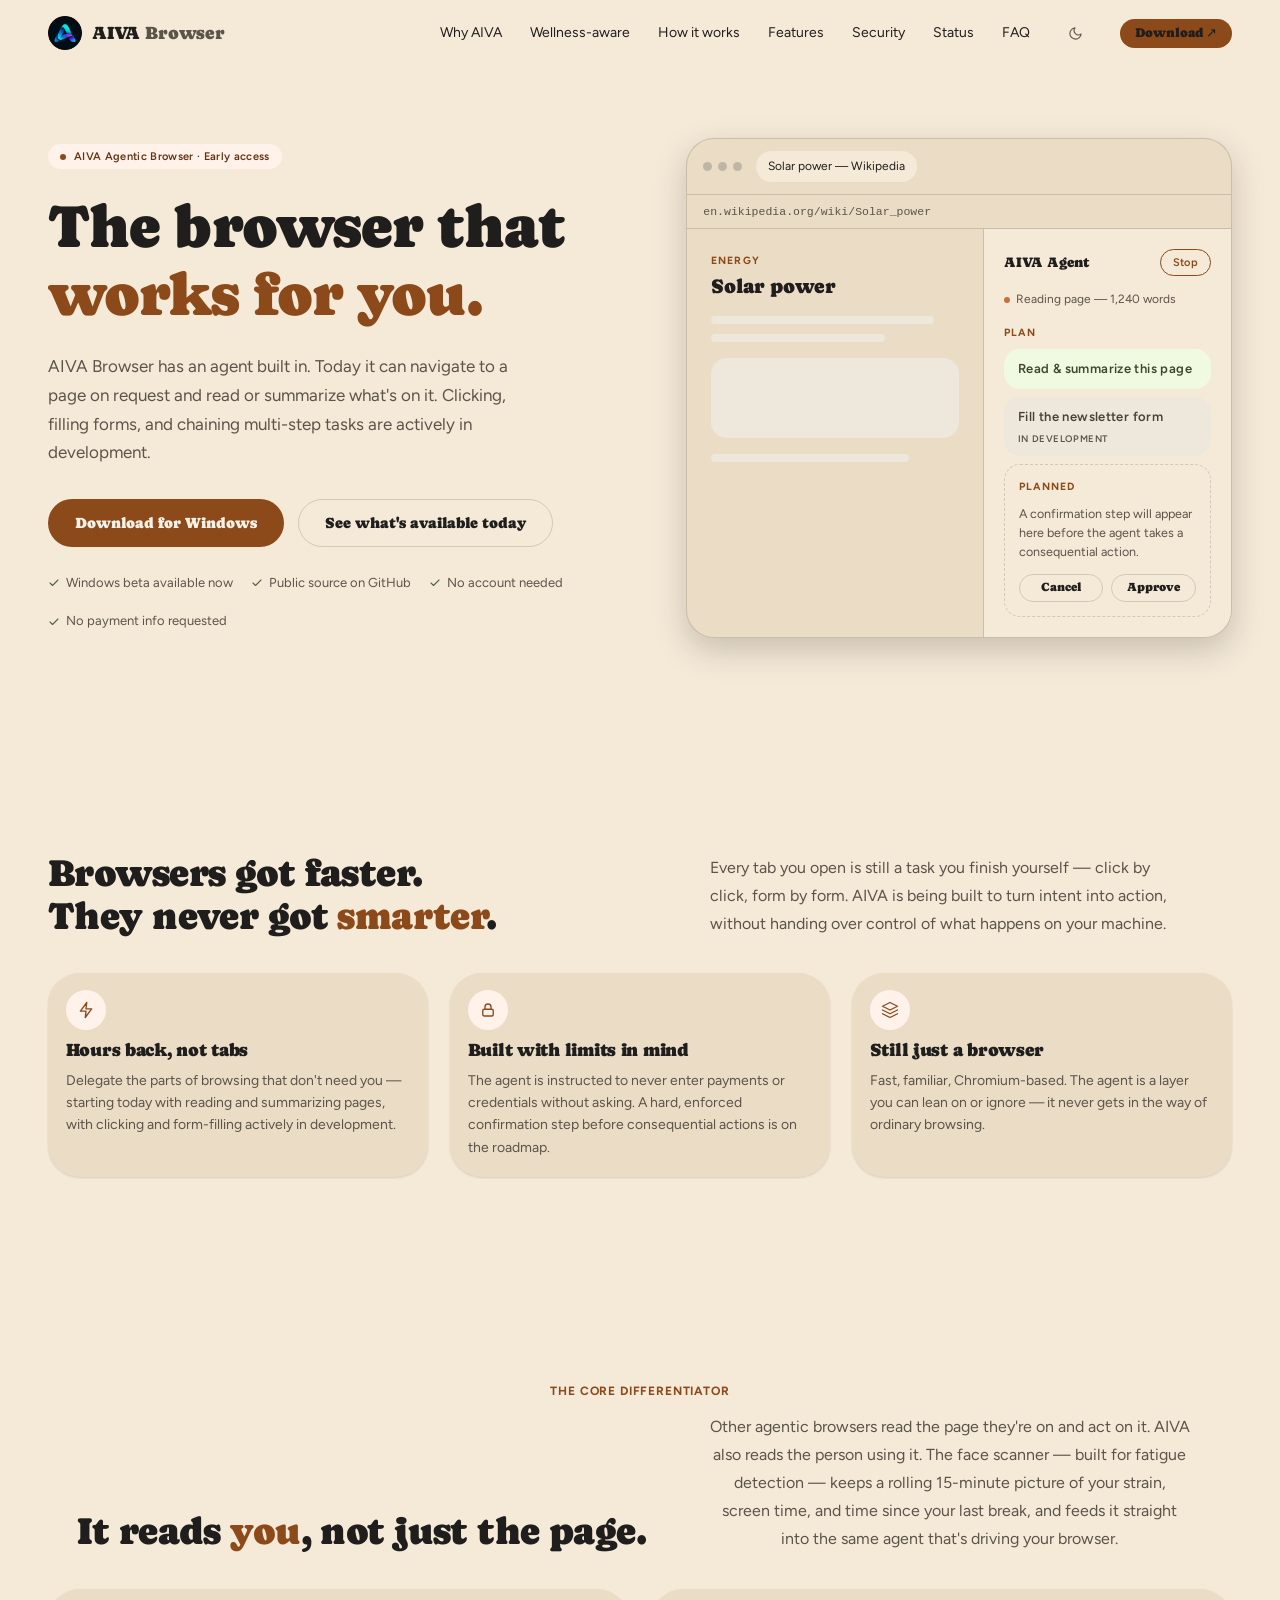
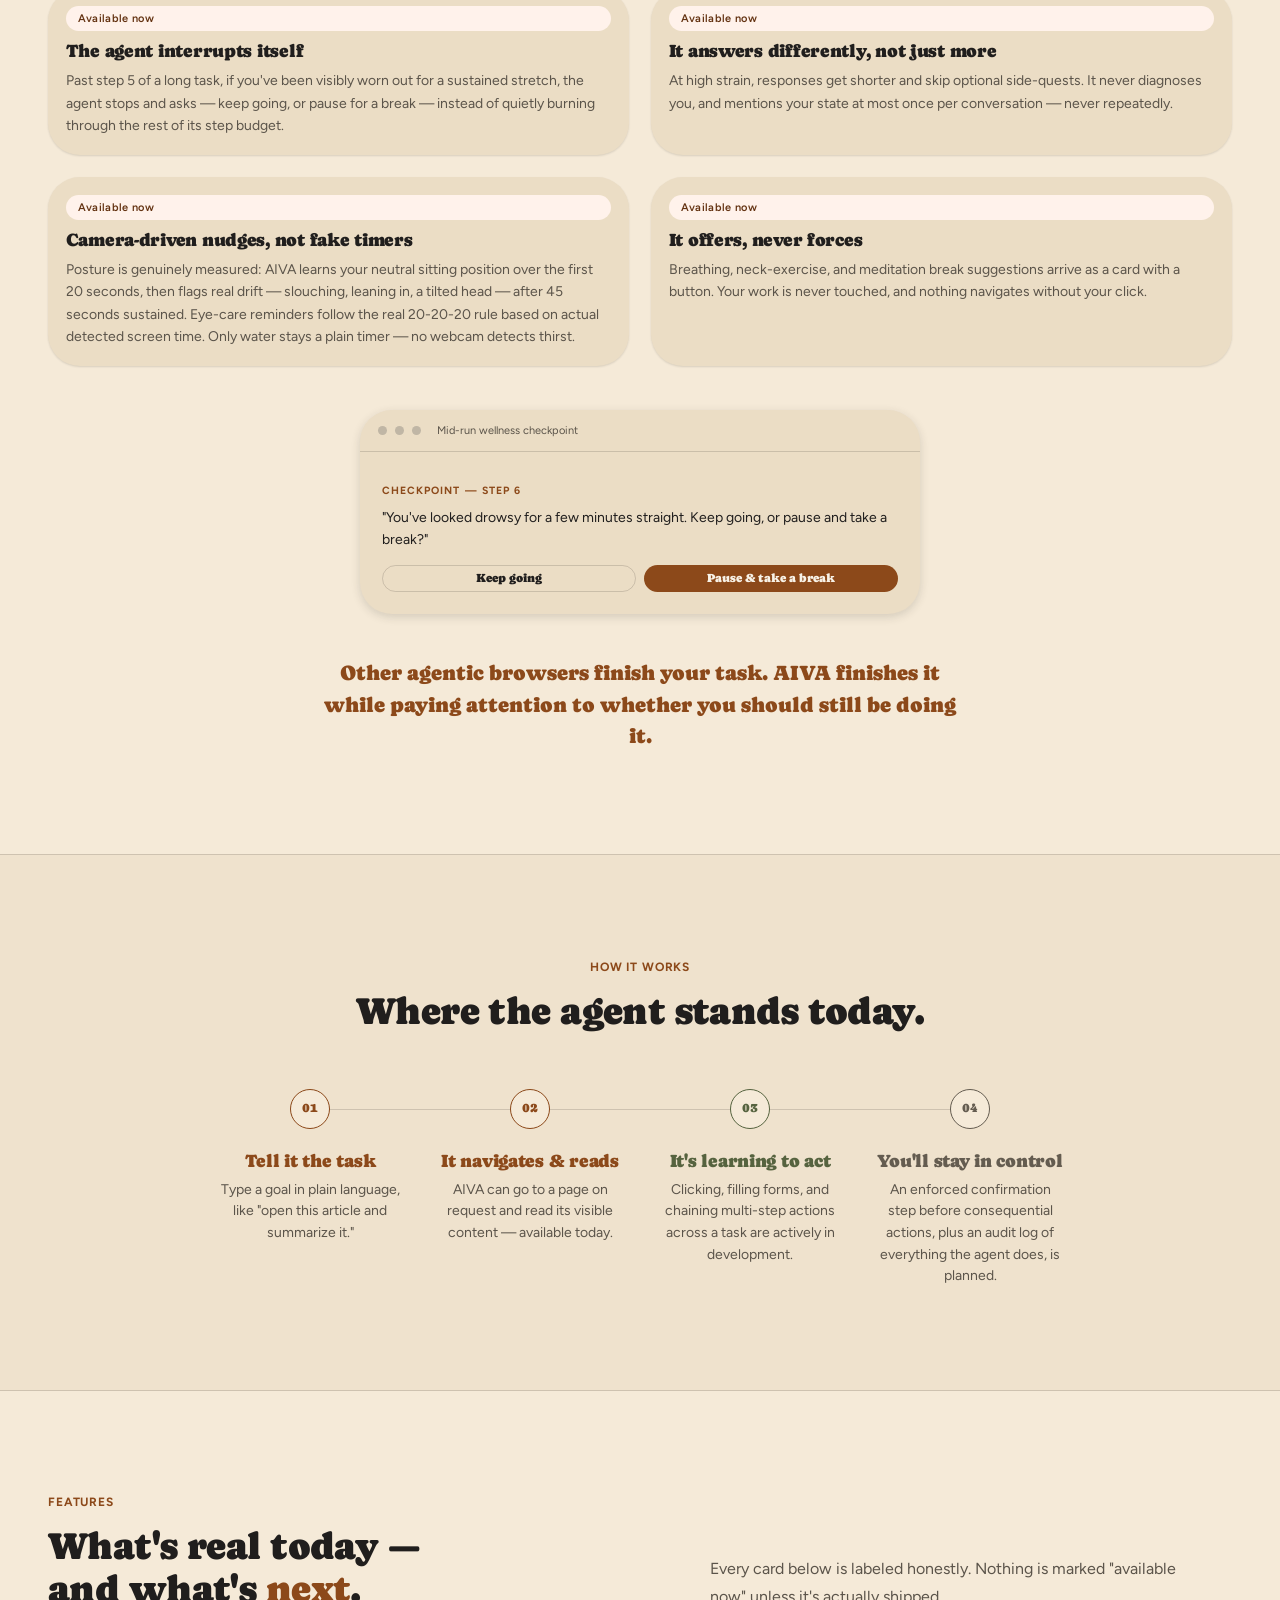
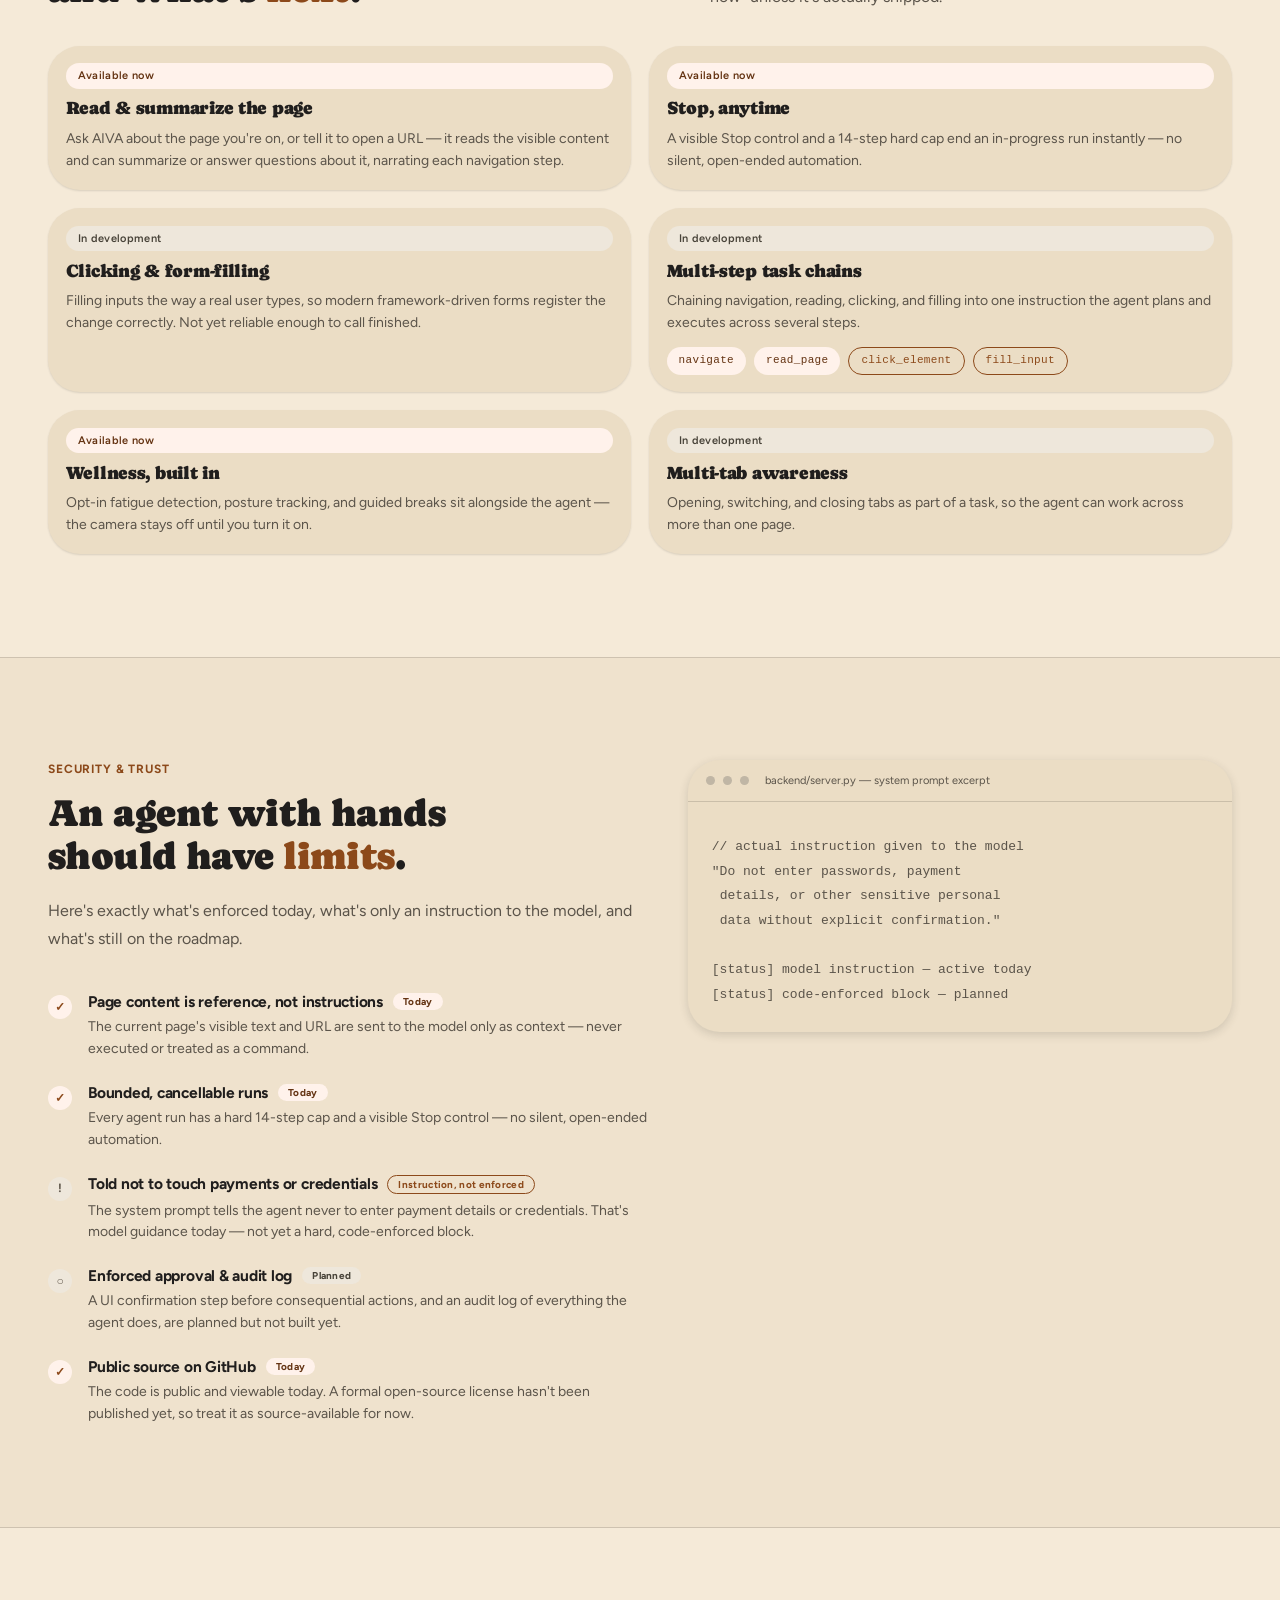
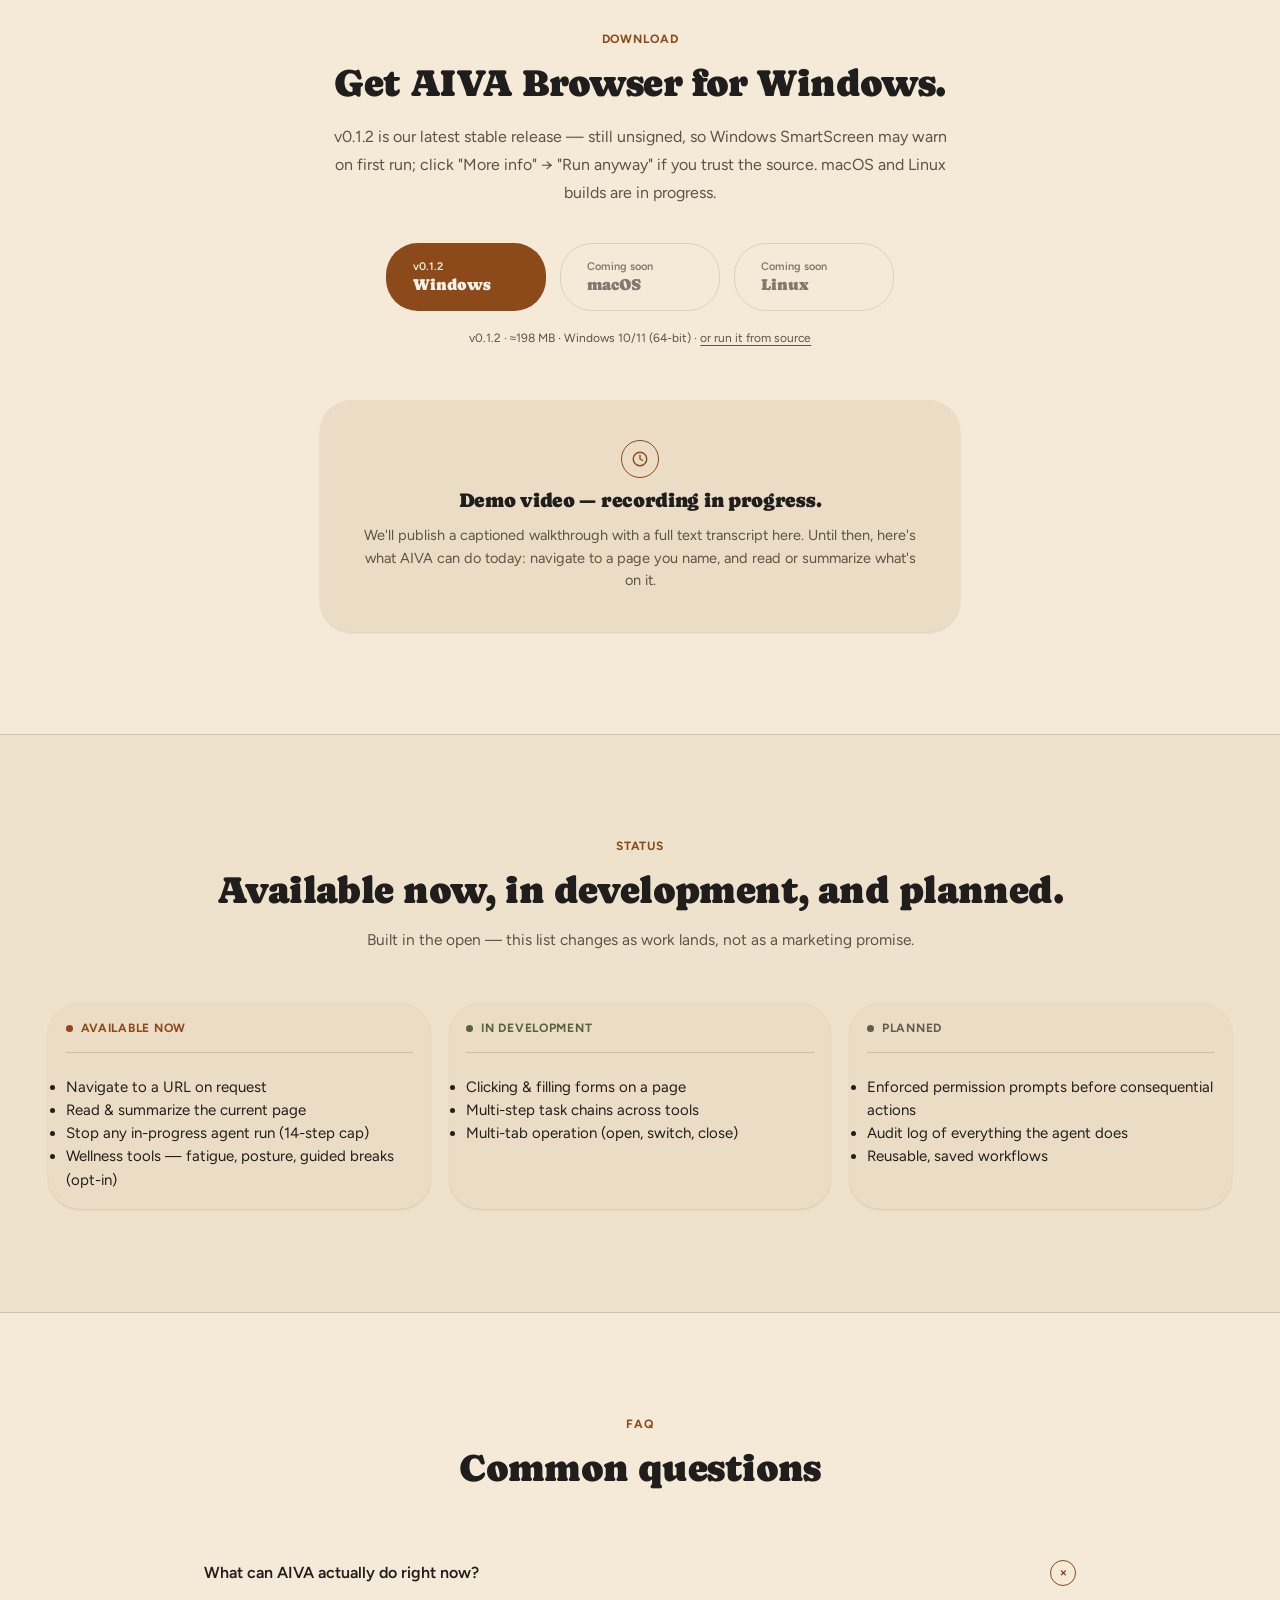
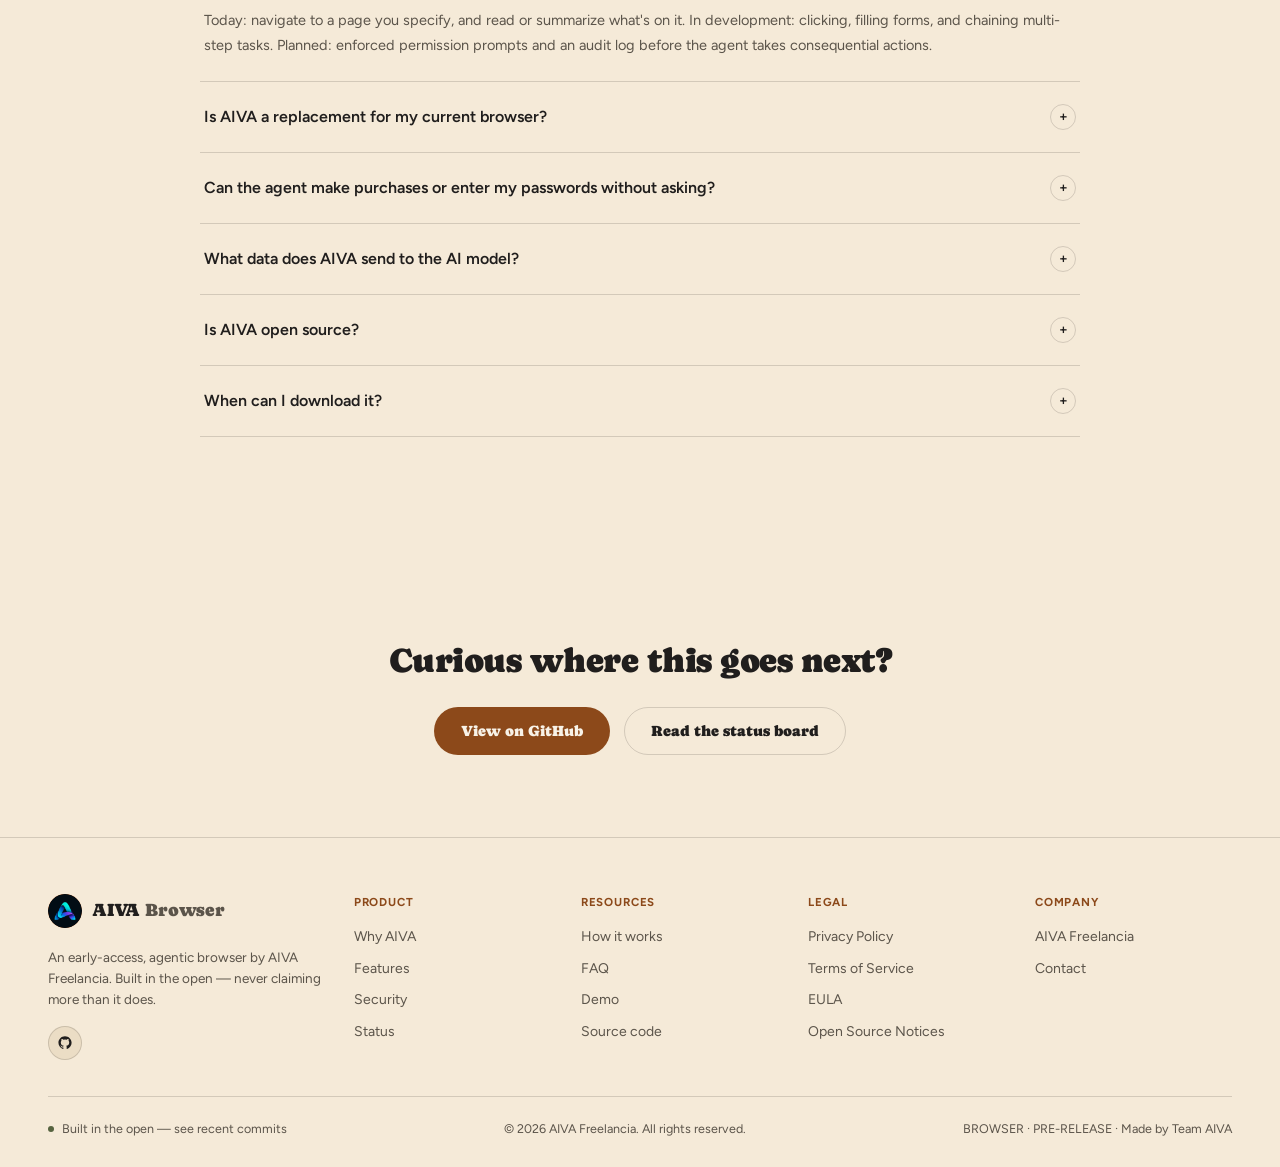
<file: index.html>
<!DOCTYPE html>
<html lang="en" data-theme="light">
<head>
<meta charset="UTF-8" />
<meta name="viewport" content="width=device-width, initial-scale=1.0" />
<title>AIVA Browser — The Browser That Works For You</title>
<meta name="description" content="AIVA Browser is an early-access agentic browser by AIVA Freelancia. Today it can navigate to a page and read or summarize it — clicking, form-filling, and multi-step tasks are in active development." />
<link rel="canonical" href="https://browser.aivafreelancia.in/" />
<link rel="icon" href="assets/favicon-64.png" />
<link rel="apple-touch-icon" href="assets/apple-touch-icon.png" />

<meta name="theme-color" content="#f5ead8" media="(prefers-color-scheme: light)" />
<meta name="theme-color" content="#1a1410" media="(prefers-color-scheme: dark)" />
<meta name="theme-color" content="#f5ead8" id="themeColorMeta" />
<script>
  (function () {
    var saved = localStorage.getItem('aiva-theme');
    var theme = saved || (window.matchMedia && window.matchMedia('(prefers-color-scheme: dark)').matches ? 'dark' : 'light');
    document.documentElement.setAttribute('data-theme', theme);
    var meta = document.getElementById('themeColorMeta');
    if (meta) meta.setAttribute('content', theme === 'dark' ? '#1a1410' : '#f5ead8');
  })();
</script>

<meta property="og:title" content="AIVA Browser — The Browser That Works For You" />
<meta property="og:description" content="An early-access agentic browser by AIVA Freelancia. Navigate and read/summarize pages today — clicking, form-filling, and multi-step tasks are in development." />
<meta property="og:type" content="website" />
<meta property="og:url" content="https://browser.aivafreelancia.in/" />
<meta property="og:image" content="https://browser.aivafreelancia.in/assets/og-image.png" />
<meta property="og:image:width" content="1200" />
<meta property="og:image:height" content="630" />
<meta property="og:image:alt" content="AIVA Browser — The browser that works for you" />
<meta name="twitter:card" content="summary_large_image" />
<meta name="twitter:title" content="AIVA Browser — The Browser That Works For You" />
<meta name="twitter:description" content="An early-access agentic browser by AIVA Freelancia. Navigate and read/summarize pages today — clicking, form-filling, and multi-step tasks are in development." />
<meta name="twitter:image" content="https://browser.aivafreelancia.in/assets/og-image.png" />

<script type="application/ld+json">
{
  "@context": "https://schema.org",
  "@type": "SoftwareApplication",
  "name": "AIVA Browser",
  "description": "An early-access, agentic desktop browser that can navigate to a page on request and read or summarize its content. Clicking, form-filling, and multi-step tasks are in active development.",
  "applicationCategory": "WebBrowser",
  "operatingSystem": "Windows 10/11 (64-bit)",
  "softwareVersion": "0.1.2",
  "downloadUrl": "https://github.com/Jothik1506-ai/Browser-download-page/releases/download/v0.1.2/AIVA-Agentic-Browser-Setup-0.1.2.exe",
  "url": "https://browser.aivafreelancia.in/",
  "codeRepository": "https://github.com/Jothik1506-ai/Aiva-Agentic_Browser",
  "publisher": {
    "@type": "Organization",
    "name": "AIVA Freelancia",
    "url": "https://aivafreelancia.in"
  }
}
</script>

<link rel="preconnect" href="https://fonts.googleapis.com">
<link rel="preconnect" href="https://fonts.gstatic.com" crossorigin>
<link rel="preload" as="style" href="https://fonts.googleapis.com/css2?family=Caprasimo&family=Figtree:wght@400;600;700&display=swap" />
<link href="https://fonts.googleapis.com/css2?family=Caprasimo&family=Figtree:wght@400;600;700&display=swap" rel="stylesheet" media="print" onload="this.media='all'" />
<noscript><link href="https://fonts.googleapis.com/css2?family=Caprasimo&family=Figtree:wght@400;600;700&display=swap" rel="stylesheet" /></noscript>

<link rel="stylesheet" href="styles.css" />
</head>

<body>

<a href="#main" class="skip-link">Skip to content</a>

<!-- ================= NAV ================= -->
<header class="site-header">
  <nav class="nav-pill" aria-label="Primary">
    <a href="#top" class="nav-brand plain" aria-label="AIVA Browser home">
      <span class="brand-mark">
        <img src="assets/aiva-logo-circle.png" alt="" width="24" height="24" loading="lazy" />
      </span>
      <span class="brand-name">AIVA <em>Browser</em></span>
    </a>
    <div class="nav-links">
      <a href="#why" class="plain">Why AIVA</a>
      <a href="#wellness" class="plain">Wellness-aware</a>
      <a href="#how" class="plain">How it works</a>
      <a href="#features" class="plain">Features</a>
      <a href="#security" class="plain">Security</a>
      <a href="#roadmap" class="plain">Status</a>
      <a href="#faq" class="plain">FAQ</a>
      <button id="themeToggle" class="theme-toggle" aria-label="Switch to dark theme">
        <svg class="icon-sun" width="16" height="16" viewBox="0 0 24 24" fill="none" stroke="currentColor" stroke-width="1.8" stroke-linecap="round" stroke-linejoin="round" aria-hidden="true"><circle cx="12" cy="12" r="4" /><line x1="12" y1="2" x2="12" y2="4" /><line x1="12" y1="20" x2="12" y2="22" /><line x1="4.22" y1="4.22" x2="5.64" y2="5.64" /><line x1="18.36" y1="18.36" x2="19.78" y2="19.78" /><line x1="2" y1="12" x2="4" y2="12" /><line x1="20" y1="12" x2="22" y2="12" /><line x1="4.22" y1="19.78" x2="5.64" y2="18.36" /><line x1="18.36" y1="5.64" x2="19.78" y2="4.22" /></svg>
        <svg class="icon-moon" width="15" height="15" viewBox="0 0 24 24" fill="none" stroke="currentColor" stroke-width="1.8" stroke-linecap="round" stroke-linejoin="round" aria-hidden="true"><path d="M21 12.79A9 9 0 1 1 11.21 3 7 7 0 0 0 21 12.79z" /></svg>
      </button>
      <a href="#download" class="btn btn-primary btn-sm">Download ↗</a>
    </div>
    <button id="navHamburger" class="nav-hamburger" aria-label="Open menu" aria-expanded="false" aria-controls="mobileDrawer">
      <svg width="16" height="16" viewBox="0 0 16 16" fill="none" aria-hidden="true">
        <rect x="1" y="4" width="14" height="1.5" rx=".75" fill="currentColor" />
        <rect x="1" y="7.25" width="14" height="1.5" rx=".75" fill="currentColor" />
        <rect x="1" y="10.5" width="14" height="1.5" rx=".75" fill="currentColor" />
      </svg>
    </button>
  </nav>

  <nav id="mobileDrawer" class="mobile-drawer" aria-label="Mobile navigation">
    <a href="#why">Why AIVA</a>
    <a href="#wellness">Wellness-aware</a>
    <a href="#how">How it works</a>
    <a href="#features">Features</a>
    <a href="#security">Security</a>
    <a href="#roadmap">Status</a>
    <a href="#faq">FAQ</a>
    <button id="themeToggleMobile" class="theme-toggle-mobile">
      <svg class="icon-sun" width="15" height="15" viewBox="0 0 24 24" fill="none" stroke="currentColor" stroke-width="1.8" stroke-linecap="round" stroke-linejoin="round" aria-hidden="true"><circle cx="12" cy="12" r="4" /><line x1="12" y1="2" x2="12" y2="4" /><line x1="12" y1="20" x2="12" y2="22" /><line x1="4.22" y1="4.22" x2="5.64" y2="5.64" /><line x1="18.36" y1="18.36" x2="19.78" y2="19.78" /><line x1="2" y1="12" x2="4" y2="12" /><line x1="20" y1="12" x2="22" y2="12" /><line x1="4.22" y1="19.78" x2="5.64" y2="18.36" /><line x1="18.36" y1="5.64" x2="19.78" y2="4.22" /></svg>
      <svg class="icon-moon" width="14" height="14" viewBox="0 0 24 24" fill="none" stroke="currentColor" stroke-width="1.8" stroke-linecap="round" stroke-linejoin="round" aria-hidden="true"><path d="M21 12.79A9 9 0 1 1 11.21 3 7 7 0 0 0 21 12.79z" /></svg>
      <span class="toggle-label sun-label">Light mode</span>
      <span class="toggle-label moon-label">Dark mode</span>
    </button>
    <a href="#download" class="mobile-cta btn">Download</a>
  </nav>
</header>

<main id="main">

<!-- ================= HERO ================= -->
<section id="top" class="hero">
  <div class="hero-grid">
    <div>
      <span class="status-chip"><span class="status-chip-dot"></span> AIVA Agentic Browser · Early access</span>
      <h1 class="hero-title">The browser that<br><span class="accent-text">works for you.</span></h1>
      <p class="hero-sub">
        AIVA Browser has an agent built in. Today it can navigate to a page on request
        and read or summarize what's on it. Clicking, filling forms, and chaining
        multi-step tasks are actively in development.
      </p>

      <div class="hero-ctas">
        <a href="https://github.com/Jothik1506-ai/Browser-download-page/releases/download/v0.1.2/AIVA-Agentic-Browser-Setup-0.1.2.exe" class="btn btn-primary">Download for Windows</a>
        <a href="#roadmap" class="btn btn-secondary">See what's available today</a>
      </div>

      <div class="trust-row">
        <span class="trust-item"><svg width="12" height="12" viewBox="0 0 24 24" fill="none" stroke="currentColor" stroke-width="2.2" stroke-linecap="round" stroke-linejoin="round" aria-hidden="true"><polyline points="20 6 9 17 4 12"/></svg>Windows beta available now</span>
        <span class="trust-item"><svg width="12" height="12" viewBox="0 0 24 24" fill="none" stroke="currentColor" stroke-width="2.2" stroke-linecap="round" stroke-linejoin="round" aria-hidden="true"><polyline points="20 6 9 17 4 12"/></svg>Public source on GitHub</span>
        <span class="trust-item"><svg width="12" height="12" viewBox="0 0 24 24" fill="none" stroke="currentColor" stroke-width="2.2" stroke-linecap="round" stroke-linejoin="round" aria-hidden="true"><polyline points="20 6 9 17 4 12"/></svg>No account needed</span>
        <span class="trust-item"><svg width="12" height="12" viewBox="0 0 24 24" fill="none" stroke="currentColor" stroke-width="2.2" stroke-linecap="round" stroke-linejoin="round" aria-hidden="true"><polyline points="20 6 9 17 4 12"/></svg>No payment info requested</span>
      </div>
    </div>

    <!-- ============ SIGNATURE PRODUCT VISUAL ============
         A labeled mockup, not a screenshot: chrome + URL bar, sample page
         content, the agent sidebar, a live plan, a real Stop control, and
         a clearly "Planned" approval step. Nothing here is shown as live
         unless it's genuinely shipped today. -->
    <div class="browser-mock reveal" aria-label="Illustration of the AIVA Browser interface">
      <div class="bm-chrome">
        <div class="bm-dots"><span></span><span></span><span></span></div>
        <span class="bm-tab">Solar power — Wikipedia</span>
      </div>
      <div class="bm-address-bar">en.wikipedia.org/wiki/Solar_power</div>
      <div class="bm-body">
        <div class="bm-page">
          <div class="card-kicker" style="margin-bottom:6px;">ENERGY</div>
          <div class="bm-page-title">Solar power</div>
          <div class="bm-page-line"></div>
          <div class="bm-page-line short"></div>
          <div class="bm-page-image"></div>
          <div class="bm-page-line" style="width:80%;"></div>
        </div>
        <aside class="bm-sidebar">
          <div class="bm-sidebar-header">
            <span class="bm-sidebar-brand">AIVA Agent</span>
            <span class="tag tag-outline">Stop</span>
          </div>
          <div class="bm-status"><span class="bm-status-dot"></span> Reading page — 1,240 words</div>
          <div class="card-kicker" style="margin-bottom:8px;">PLAN</div>
          <div class="tag tag-accent-2 bm-plan-step">Read &amp; summarize this page</div>
          <div class="tag tag-neutral bm-plan-step" style="display:block;">
            Fill the newsletter form
            <div class="bm-plan-note">In development</div>
          </div>
          <div class="bm-approval">
            <div class="card-kicker" style="margin-bottom:8px;">PLANNED</div>
            <p>A confirmation step will appear here before the agent takes a consequential action.</p>
            <div class="bm-approval-btns">
              <span class="btn btn-secondary">Cancel</span>
              <span class="btn btn-secondary">Approve</span>
            </div>
          </div>
        </aside>
      </div>
    </div>
  </div>
</section>

<!-- ================= WHY AIVA ================= -->
<section id="why" class="section">
  <div class="section-inner">
    <p class="eyebrow reveal">Why AIVA</p>
    <div class="section-head">
      <h2 class="section-title reveal">Browsers got faster.<br>They never got <em>smarter</em>.</h2>
      <p class="section-lede reveal d2">Every tab you open is still a task you finish yourself — click by click, form by form. AIVA is being built to turn intent into action, without handing over control of what happens on your machine.</p>
    </div>

    <div class="card-grid card-grid-3">
      <div class="card elev-sm reveal d1">
        <span class="card-icon"><svg width="18" height="18" viewBox="0 0 24 24" fill="none" stroke="currentColor" stroke-width="1.8" stroke-linecap="round" stroke-linejoin="round"><path d="M13 2 4.5 13.5H12L11 22l8.5-11.5H12L13 2z"/></svg></span>
        <h3 class="card-title">Hours back, not tabs</h3>
        <p class="card-body">Delegate the parts of browsing that don't need you — starting today with reading and summarizing pages, with clicking and form-filling actively in development.</p>
      </div>
      <div class="card elev-sm reveal d2">
        <span class="card-icon"><svg width="18" height="18" viewBox="0 0 24 24" fill="none" stroke="currentColor" stroke-width="1.8" stroke-linecap="round" stroke-linejoin="round"><rect x="5" y="11" width="14" height="9" rx="2"/><path d="M8 11V8a4 4 0 0 1 8 0v3"/></svg></span>
        <h3 class="card-title">Built with limits in mind</h3>
        <p class="card-body">The agent is instructed to never enter payments or credentials without asking. A hard, enforced confirmation step before consequential actions is on the roadmap.</p>
      </div>
      <div class="card elev-sm reveal d3">
        <span class="card-icon"><svg width="18" height="18" viewBox="0 0 24 24" fill="none" stroke="currentColor" stroke-width="1.8" stroke-linecap="round" stroke-linejoin="round"><path d="M12 2 2 7l10 5 10-5-10-5z"/><path d="M2 17l10 5 10-5M2 12l10 5 10-5"/></svg></span>
        <h3 class="card-title">Still just a browser</h3>
        <p class="card-body">Fast, familiar, Chromium-based. The agent is a layer you can lean on or ignore — it never gets in the way of ordinary browsing.</p>
      </div>
    </div>
  </div>
</section>

<!-- ================= WELLNESS-AWARE AGENT ================= -->
<section id="wellness" class="section">
  <div class="section-inner">
    <p class="eyebrow eyebrow-center reveal" style="text-align:center;">The core differentiator</p>
    <div class="section-head" style="text-align:center;">
      <h2 class="section-title reveal">It reads <em>you</em>, not just the page.</h2>
      <p class="section-lede reveal d2">Other agentic browsers read the page they're on and act on it. AIVA also reads the person using it. The face scanner — built for fatigue detection — keeps a rolling 15-minute picture of your strain, screen time, and time since your last break, and feeds it straight into the same agent that's driving your browser.</p>
    </div>

    <div class="card-grid card-grid-2">
      <div class="card elev-sm reveal d1">
        <span class="tag tag-accent">Available now</span>
        <h3 class="card-title">The agent interrupts itself</h3>
        <p class="card-body">Past step 5 of a long task, if you've been visibly worn out for a sustained stretch, the agent stops and asks — keep going, or pause for a break — instead of quietly burning through the rest of its step budget.</p>
      </div>
      <div class="card elev-sm reveal d2">
        <span class="tag tag-accent">Available now</span>
        <h3 class="card-title">It answers differently, not just more</h3>
        <p class="card-body">At high strain, responses get shorter and skip optional side-quests. It never diagnoses you, and mentions your state at most once per conversation — never repeatedly.</p>
      </div>
      <div class="card elev-sm reveal d3">
        <span class="tag tag-accent">Available now</span>
        <h3 class="card-title">Camera-driven nudges, not fake timers</h3>
        <p class="card-body">Posture is genuinely measured: AIVA learns your neutral sitting position over the first 20 seconds, then flags real drift — slouching, leaning in, a tilted head — after 45 seconds sustained. Eye-care reminders follow the real 20-20-20 rule based on actual detected screen time. Only water stays a plain timer — no webcam detects thirst.</p>
      </div>
      <div class="card elev-sm reveal d4">
        <span class="tag tag-accent">Available now</span>
        <h3 class="card-title">It offers, never forces</h3>
        <p class="card-body">Breathing, neck-exercise, and meditation break suggestions arrive as a card with a button. Your work is never touched, and nothing navigates without your click.</p>
      </div>
    </div>

    <div class="card terminal-card elev-md reveal d3" style="max-width:560px; margin:2.75rem auto 0; text-align:left;">
      <div class="terminal-bar">
        <span class="dot"></span><span class="dot"></span><span class="dot"></span>
        <span class="terminal-title">Mid-run wellness checkpoint</span>
      </div>
      <div class="bm-approval" style="border:none; padding:22px;">
        <div class="card-kicker" style="margin-bottom:8px;">CHECKPOINT — STEP 6</div>
        <p style="font-size:14px; color:var(--color-text); margin:0 0 14px;">"You've looked drowsy for a few minutes straight. Keep going, or pause and take a break?"</p>
        <div class="bm-approval-btns">
          <span class="btn btn-secondary">Keep going</span>
          <span class="btn btn-primary">Pause &amp; take a break</span>
        </div>
      </div>
    </div>

    <p class="reveal d4" style="margin:2.75rem auto 0; max-width:640px; text-align:center; font-family:var(--font-heading); font-size:clamp(1.05rem,2vw,1.3rem); line-height:1.5; color:var(--color-accent-text);">Other agentic browsers finish your task. AIVA finishes it while paying attention to whether you should still be doing it.</p>
  </div>
</section>

<!-- ================= HOW IT WORKS ================= -->
<section id="how" class="section section-alt" style="text-align:center;">
  <div class="section-inner section-inner-narrow">
    <p class="eyebrow eyebrow-center reveal">How it works</p>
    <h2 class="section-title reveal" style="margin-bottom:3.5rem;">Where the agent stands today.</h2>

    <div class="steps">
      <div class="step reveal d1">
        <span class="step-num">01</span>
        <h3>Tell it the task</h3>
        <p>Type a goal in plain language, like "open this article and summarize it."</p>
      </div>
      <div class="step reveal d2">
        <span class="step-num">02</span>
        <h3>It navigates &amp; reads</h3>
        <p>AIVA can go to a page on request and read its visible content — available today.</p>
      </div>
      <div class="step reveal d3" style="--step-color:var(--color-accent-2-text);">
        <span class="step-num">03</span>
        <h3>It's learning to act</h3>
        <p>Clicking, filling forms, and chaining multi-step actions across a task are actively in development.</p>
      </div>
      <div class="step reveal d4" style="--step-color:var(--color-neutral-text);">
        <span class="step-num">04</span>
        <h3>You'll stay in control</h3>
        <p>An enforced confirmation step before consequential actions, plus an audit log of everything the agent does, is planned.</p>
      </div>
    </div>
  </div>
</section>

<!-- ================= FEATURES ================= -->
<section id="features" class="section">
  <div class="section-inner">
    <p class="eyebrow reveal">Features</p>
    <div class="section-head">
      <h2 class="section-title reveal">What's real today —<br>and what's <em>next</em>.</h2>
      <p class="section-lede reveal d2">Every card below is labeled honestly. Nothing is marked "available now" unless it's actually shipped.</p>
    </div>

    <div class="feature-bento">
      <div class="card elev-sm reveal d1">
        <span class="tag tag-accent">Available now</span>
        <h3 class="card-title">Read &amp; summarize the page</h3>
        <p class="card-body">Ask AIVA about the page you're on, or tell it to open a URL — it reads the visible content and can summarize or answer questions about it, narrating each navigation step.</p>
      </div>
      <div class="card elev-sm reveal d2">
        <span class="tag tag-accent">Available now</span>
        <h3 class="card-title">Stop, anytime</h3>
        <p class="card-body">A visible Stop control and a 14-step hard cap end an in-progress run instantly — no silent, open-ended automation.</p>
      </div>
      <div class="card elev-sm reveal d3">
        <span class="tag tag-neutral">In development</span>
        <h3 class="card-title">Clicking &amp; form-filling</h3>
        <p class="card-body">Filling inputs the way a real user types, so modern framework-driven forms register the change correctly. Not yet reliable enough to call finished.</p>
      </div>
      <div class="card elev-sm reveal d1">
        <span class="tag tag-neutral">In development</span>
        <h3 class="card-title">Multi-step task chains</h3>
        <p class="card-body">Chaining navigation, reading, clicking, and filling into one instruction the agent plans and executes across several steps.</p>
        <div class="tool-chips">
          <span class="tag tag-accent tag-mono">navigate</span>
          <span class="tag tag-accent tag-mono">read_page</span>
          <span class="tag tag-outline tag-mono">click_element</span>
          <span class="tag tag-outline tag-mono">fill_input</span>
        </div>
      </div>
      <div class="card elev-sm reveal d2">
        <span class="tag tag-accent">Available now</span>
        <h3 class="card-title">Wellness, built in</h3>
        <p class="card-body">Opt-in fatigue detection, posture tracking, and guided breaks sit alongside the agent — the camera stays off until you turn it on.</p>
      </div>
      <div class="card elev-sm reveal d3">
        <span class="tag tag-neutral">In development</span>
        <h3 class="card-title">Multi-tab awareness</h3>
        <p class="card-body">Opening, switching, and closing tabs as part of a task, so the agent can work across more than one page.</p>
      </div>
    </div>
  </div>
</section>

<!-- ================= SECURITY ================= -->
<section id="security" class="section section-alt">
  <div class="section-inner security-grid">
    <div>
      <p class="eyebrow reveal">Security &amp; trust</p>
      <h2 class="section-title reveal">An agent with hands<br>should have <em>limits</em>.</h2>
      <p class="section-lede reveal d1" style="margin:1.2rem 0 2.5rem; max-width:none;">Here's exactly what's enforced today, what's only an instruction to the model, and what's still on the roadmap.</p>

      <ul class="check-list reveal d2">
        <li>
          <span class="check-icon check-icon-live">✓</span>
          <div><h3>Page content is reference, not instructions <span class="badge-inline badge-inline-live">Today</span></h3><p>The current page's visible text and URL are sent to the model only as context — never executed or treated as a command.</p></div>
        </li>
        <li>
          <span class="check-icon check-icon-live">✓</span>
          <div><h3>Bounded, cancellable runs <span class="badge-inline badge-inline-live">Today</span></h3><p>Every agent run has a hard 14-step cap and a visible Stop control — no silent, open-ended automation.</p></div>
        </li>
        <li>
          <span class="check-icon check-icon-soft">!</span>
          <div><h3>Told not to touch payments or credentials <span class="badge-inline badge-inline-soft">Instruction, not enforced</span></h3><p>The system prompt tells the agent never to enter payment details or credentials. That's model guidance today — not yet a hard, code-enforced block.</p></div>
        </li>
        <li>
          <span class="check-icon check-icon-planned">○</span>
          <div><h3>Enforced approval &amp; audit log <span class="badge-inline badge-inline-planned">Planned</span></h3><p>A UI confirmation step before consequential actions, and an audit log of everything the agent does, are planned but not built yet.</p></div>
        </li>
        <li>
          <span class="check-icon check-icon-live">✓</span>
          <div><h3>Public source on GitHub <span class="badge-inline badge-inline-live">Today</span></h3><p>The code is public and viewable today. A formal open-source license hasn't been published yet, so treat it as source-available for now.</p></div>
        </li>
      </ul>
    </div>

    <div class="card terminal-card elev-md reveal d3">
      <div class="terminal-bar">
        <span class="dot"></span><span class="dot"></span><span class="dot"></span>
        <span class="terminal-title">backend/server.py — system prompt excerpt</span>
      </div>
      <pre class="terminal-body">// actual instruction given to the model
"Do not enter passwords, payment
 details, or other sensitive personal
 data without explicit confirmation."

[status] model instruction — active today
[status] code-enforced block — planned</pre>
    </div>
  </div>
</section>

<!-- ================= DOWNLOAD ================= -->
<section id="download" class="section download-section">
  <p class="eyebrow eyebrow-center reveal">Download</p>
  <h2 class="section-title reveal">Get AIVA Browser for Windows.</h2>
  <p class="section-lede reveal d1" style="margin:1.1rem auto 2.25rem; max-width:620px;">v0.1.2 is our latest stable release — still unsigned, so Windows SmartScreen may warn on first run; click "More info" → "Run anyway" if you trust the source. macOS and Linux builds are in progress.</p>

  <div class="download-buttons reveal d2">
    <a href="https://github.com/Jothik1506-ai/Browser-download-page/releases/download/v0.1.2/AIVA-Agentic-Browser-Setup-0.1.2.exe" class="btn btn-primary download-btn">
      <small>v0.1.2</small><span>Windows</span>
    </a>
    <button type="button" class="btn btn-secondary download-btn" disabled aria-label="macOS build — coming soon, not yet available">
      <small>Coming soon</small><span>macOS</span>
    </button>
    <button type="button" class="btn btn-secondary download-btn" disabled aria-label="Linux build — coming soon, not yet available">
      <small>Coming soon</small><span>Linux</span>
    </button>
  </div>
  <p class="version-tag reveal d3">v0.1.2 · ≈198 MB · Windows 10/11 (64-bit) · <a href="https://github.com/Jothik1506-ai/Aiva-Agentic_Browser" target="_blank" rel="noopener noreferrer">or run it from source</a></p>

  <div id="demo" class="card elev-sm demo-frame reveal d3">
    <div class="demo-pending">
      <span class="demo-pending-icon"><svg width="18" height="18" viewBox="0 0 24 24" fill="none" stroke="currentColor" stroke-width="1.8" stroke-linecap="round" stroke-linejoin="round" aria-hidden="true"><circle cx="12" cy="12" r="9"/><path d="M12 7v5l3.5 2"/></svg></span>
      <h3>Demo video — recording in progress.</h3>
      <p>We'll publish a captioned walkthrough with a full text transcript here. Until then, here's what AIVA can do today: navigate to a page you name, and read or summarize what's on it.</p>
    </div>
  </div>
</section>

<!-- ================= STATUS BOARD ================= -->
<section id="roadmap" class="section section-alt" style="text-align:center;">
  <div class="section-inner">
    <p class="eyebrow eyebrow-center reveal">Status</p>
    <h2 class="section-title reveal" style="margin-bottom:0.9rem;">Available now, in development, and planned.</h2>
    <p class="section-lede reveal d1" style="margin:0 auto 3rem; max-width:560px; font-size:15.5px;">Built in the open — this list changes as work lands, not as a marketing promise.</p>

    <div class="status-columns">
      <div class="card elev-sm reveal d1">
        <div class="status-col-head" style="--col-color:var(--color-accent-text);"><span class="status-col-dot"></span> Available now</div>
        <ul>
          <li>Navigate to a URL on request</li>
          <li>Read &amp; summarize the current page</li>
          <li>Stop any in-progress agent run (14-step cap)</li>
          <li>Wellness tools — fatigue, posture, guided breaks (opt-in)</li>
        </ul>
      </div>
      <div class="card elev-sm reveal d2">
        <div class="status-col-head" style="--col-color:var(--color-accent-2-text);"><span class="status-col-dot"></span> In development</div>
        <ul>
          <li>Clicking &amp; filling forms on a page</li>
          <li>Multi-step task chains across tools</li>
          <li>Multi-tab operation (open, switch, close)</li>
        </ul>
      </div>
      <div class="card elev-sm reveal d3">
        <div class="status-col-head" style="--col-color:var(--color-neutral-text);"><span class="status-col-dot"></span> Planned</div>
        <ul>
          <li>Enforced permission prompts before consequential actions</li>
          <li>Audit log of everything the agent does</li>
          <li>Reusable, saved workflows</li>
        </ul>
      </div>
    </div>
  </div>
</section>

<!-- ================= FAQ ================= -->
<section id="faq" class="section" style="text-align:center;">
  <div class="section-inner section-inner-narrow">
    <p class="eyebrow eyebrow-center reveal">FAQ</p>
    <h2 class="section-title reveal" style="margin-bottom:3rem;">Common questions</h2>

    <div class="faq-list reveal d2">
      <div class="faq-item open">
        <button class="faq-question" aria-expanded="true" aria-controls="faq-answer-1">
          What can AIVA actually do right now?
          <span class="faq-icon">×</span>
        </button>
        <div class="faq-answer" id="faq-answer-1"><div class="faq-answer-inner">Today: navigate to a page you specify, and read or summarize what's on it. In development: clicking, filling forms, and chaining multi-step tasks. Planned: enforced permission prompts and an audit log before the agent takes consequential actions.</div></div>
      </div>
      <div class="faq-item">
        <button class="faq-question" aria-expanded="false" aria-controls="faq-answer-2">
          Is AIVA a replacement for my current browser?
          <span class="faq-icon">+</span>
        </button>
        <div class="faq-answer" id="faq-answer-2"><div class="faq-answer-inner">Yes. AIVA is a full Chromium-based browser with tabs and browsing history — the agent is an added layer, not a separate app you switch to.</div></div>
      </div>
      <div class="faq-item">
        <button class="faq-question" aria-expanded="false" aria-controls="faq-answer-3">
          Can the agent make purchases or enter my passwords without asking?
          <span class="faq-icon">+</span>
        </button>
        <div class="faq-answer" id="faq-answer-3"><div class="faq-answer-inner">Not today — payment and account flows aren't wired up at all, and the model is instructed never to enter credentials. A hard, code-enforced confirmation step is planned, not yet built. You can stop any run instantly with the Stop control.</div></div>
      </div>
      <div class="faq-item">
        <button class="faq-question" aria-expanded="false" aria-controls="faq-answer-4">
          What data does AIVA send to the AI model?
          <span class="faq-icon">+</span>
        </button>
        <div class="faq-answer" id="faq-answer-4"><div class="faq-answer-inner">Only what's needed for the task at hand: the current page's visible text and URL when you're chatting with the agent, plus the tool actions it takes. See our Privacy Policy for full details.</div></div>
      </div>
      <div class="faq-item">
        <button class="faq-question" aria-expanded="false" aria-controls="faq-answer-5">
          Is AIVA open source?
          <span class="faq-icon">+</span>
        </button>
        <div class="faq-answer" id="faq-answer-5"><div class="faq-answer-inner">The code is public on GitHub today, but we haven't published a formal open-source license yet — treat it as source-available for now. Publishing a real license is next on our list.</div></div>
      </div>
      <div class="faq-item">
        <button class="faq-question" aria-expanded="false" aria-controls="faq-answer-6">
          When can I download it?
          <span class="faq-icon">+</span>
        </button>
        <div class="faq-answer" id="faq-answer-6"><div class="faq-answer-inner">Windows: today, as an early beta — see the <a href="#download">Download section</a>. It's unsigned, so SmartScreen may warn on first run. macOS and Linux don't have a packaged build yet; watch the GitHub repo for release updates.</div></div>
      </div>
    </div>
  </div>
</section>

<!-- ================= CTA STRIP ================= -->
<section class="cta-strip">
  <h2 class="section-title reveal" style="font-size:clamp(1.6rem,3vw,2.1rem); margin-bottom:1.75rem;">Curious where this goes next?</h2>
  <div class="hero-ctas reveal d1" style="justify-content:center;">
    <a href="https://github.com/Jothik1506-ai/Aiva-Agentic_Browser" class="btn btn-primary" target="_blank" rel="noopener noreferrer">View on GitHub</a>
    <a href="#roadmap" class="btn btn-secondary">Read the status board</a>
  </div>
</section>

</main>

<!-- ================= FOOTER ================= -->
<footer class="site-footer">
  <div class="footer-grid">
    <div class="footer-brand">
      <div class="nav-brand" style="pointer-events:none;">
        <span class="brand-mark"><img src="assets/aiva-logo-circle.png" alt="" width="26" height="26" loading="lazy" /></span>
        <span class="brand-name" style="font-size:1.1rem;">AIVA <em>Browser</em></span>
      </div>
      <p class="footer-blurb">An early-access, agentic browser by AIVA Freelancia. Built in the open — never claiming more than it does.</p>
      <div class="social-row">
        <a href="https://github.com/Jothik1506-ai/Aiva-Agentic_Browser" aria-label="AIVA Browser on GitHub" class="social-btn" target="_blank" rel="noopener noreferrer"><svg width="14" height="14" viewBox="0 0 24 24" fill="currentColor" aria-hidden="true"><path d="M12 .5C5.73.5.75 5.48.75 11.75c0 4.97 3.22 9.18 7.69 10.67.56.1.77-.24.77-.54v-2.1c-3.13.68-3.79-1.34-3.79-1.34-.51-1.3-1.25-1.65-1.25-1.65-1.02-.7.08-.69.08-.69 1.13.08 1.72 1.16 1.72 1.16 1 1.72 2.63 1.22 3.27.93.1-.73.39-1.22.71-1.5-2.5-.28-5.13-1.25-5.13-5.57 0-1.23.44-2.24 1.16-3.03-.12-.28-.5-1.43.11-2.98 0 0 .95-.3 3.11 1.16a10.8 10.8 0 0 1 5.66 0c2.16-1.46 3.11-1.16 3.11-1.16.61 1.55.23 2.7.11 2.98.72.79 1.16 1.8 1.16 3.03 0 4.33-2.63 5.28-5.14 5.56.4.35.76 1.04.76 2.09v3.09c0 .3.21.65.78.54 4.46-1.49 7.68-5.7 7.68-10.67C23.25 5.48 18.27.5 12 .5Z"/></svg></a>
      </div>
    </div>

    <div class="footer-col">
      <div class="footer-col-title">Product</div>
      <ul>
        <li><a href="#why">Why AIVA</a></li>
        <li><a href="#features">Features</a></li>
        <li><a href="#security">Security</a></li>
        <li><a href="#roadmap">Status</a></li>
      </ul>
    </div>
    <div class="footer-col">
      <div class="footer-col-title">Resources</div>
      <ul>
        <li><a href="#how">How it works</a></li>
        <li><a href="#faq">FAQ</a></li>
        <li><a href="#demo">Demo</a></li>
        <li><a href="https://github.com/Jothik1506-ai/Aiva-Agentic_Browser" target="_blank" rel="noopener noreferrer">Source code</a></li>
      </ul>
    </div>
    <div class="footer-col">
      <div class="footer-col-title">Legal</div>
      <ul>
        <li><a href="privacy.html">Privacy Policy</a></li>
        <li><a href="terms.html">Terms of Service</a></li>
        <li><a href="eula.html">EULA</a></li>
        <li><a href="open-source.html">Open Source Notices</a></li>
      </ul>
    </div>
    <div class="footer-col">
      <div class="footer-col-title">Company</div>
      <ul>
        <li><a href="https://aivafreelancia.in" target="_blank" rel="noopener noreferrer">AIVA Freelancia</a></li>
        <li><a href="mailto:aivafreelancia2026@gmail.com">Contact</a></li>
      </ul>
    </div>
  </div>

  <div class="footer-bottom">
    <a href="https://github.com/Jothik1506-ai/Browser-download-page/commits/main" class="status-row" target="_blank" rel="noopener noreferrer"><span class="status-dot"></span>Built in the open — see recent commits</a>
    <div>&copy; <span id="year"></span> AIVA Freelancia. All rights reserved.</div>
    <div>BROWSER · PRE-RELEASE · Made by Team AIVA</div>
  </div>
</footer>

<script src="script.js"></script>
</body>
</html>
</file>
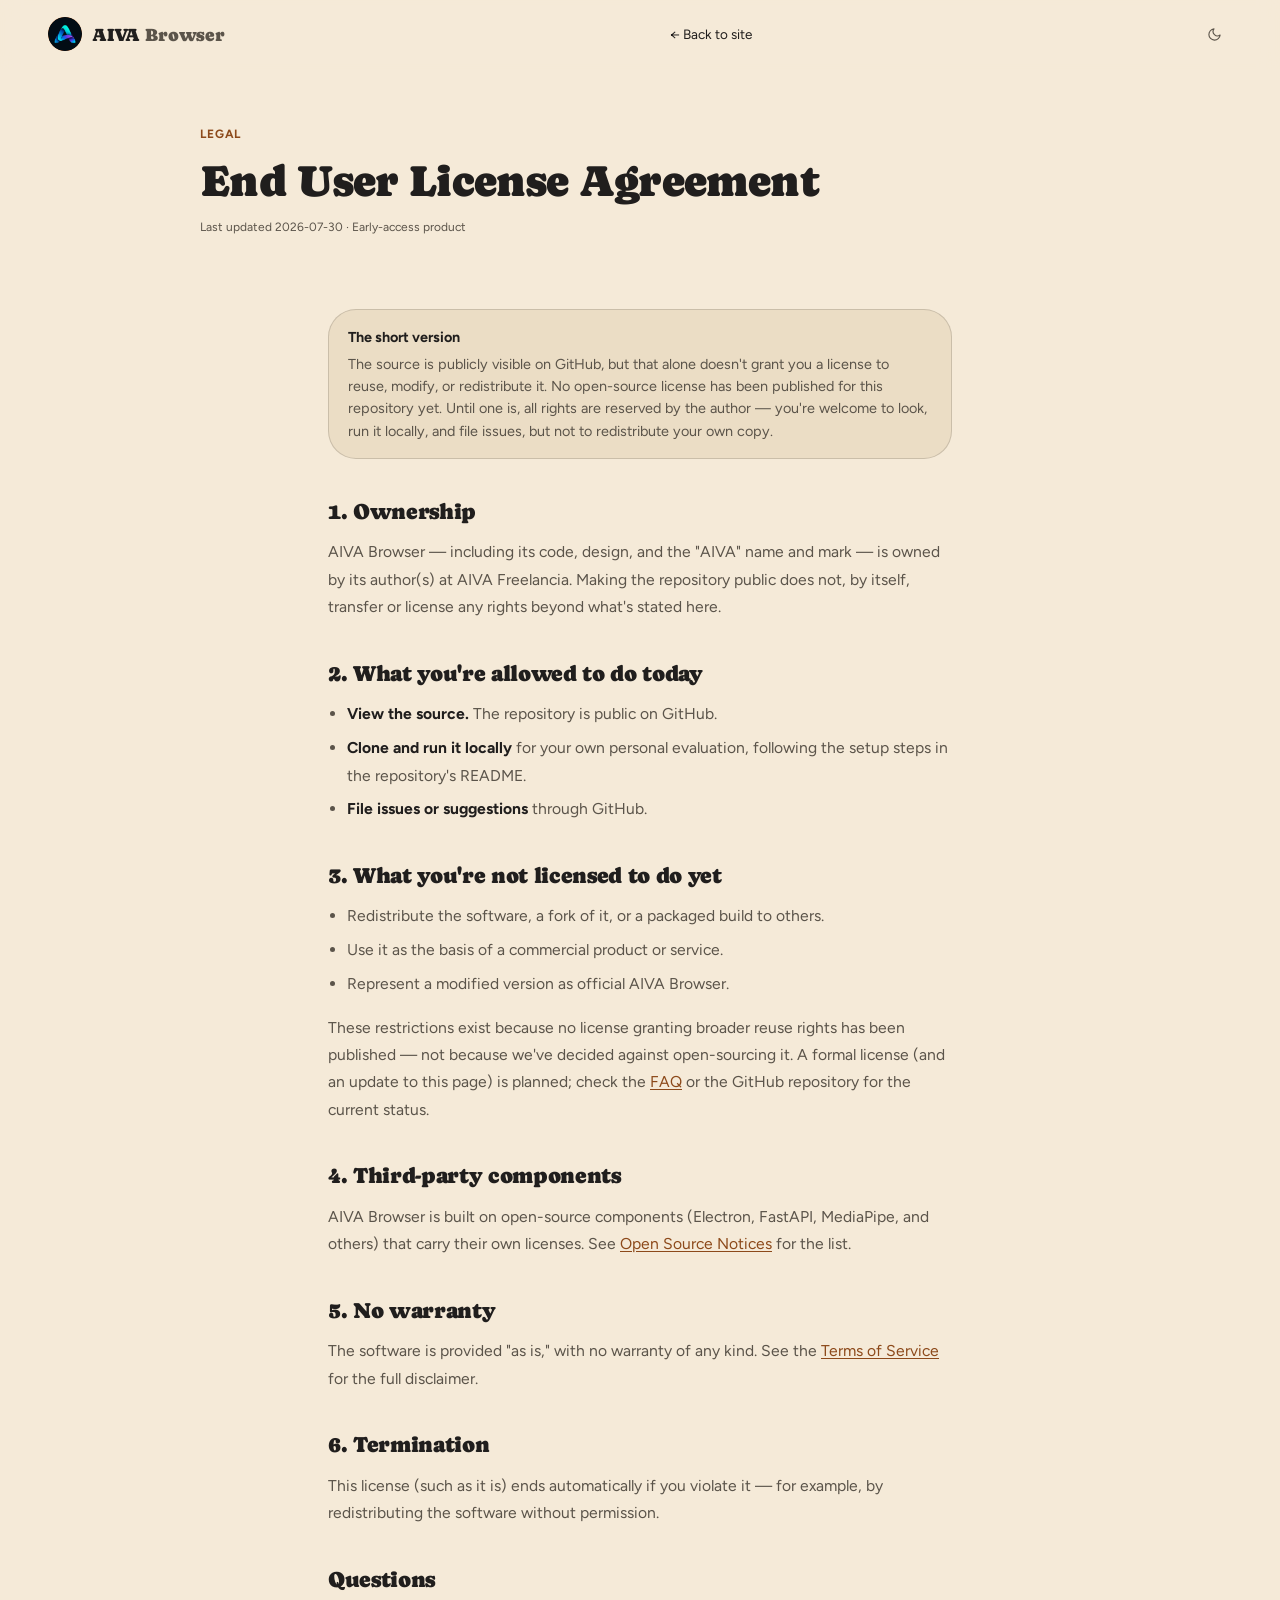
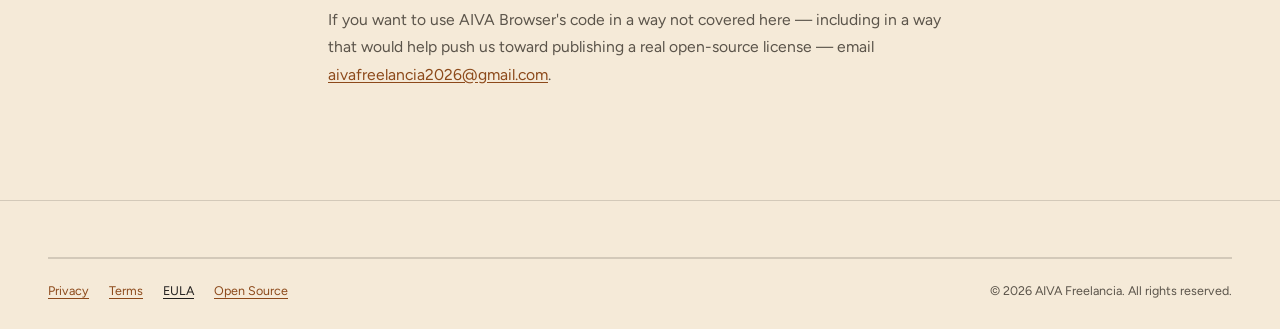
<file: eula.html>
<!DOCTYPE html>
<html lang="en" data-theme="light">
<head>
<meta charset="UTF-8" />
<meta name="viewport" content="width=device-width, initial-scale=1.0" />
<title>EULA — AIVA Browser</title>
<meta name="description" content="End-user license terms for AIVA Browser, including the current status of the source code's license." />
<link rel="canonical" href="https://browser.aivafreelancia.in/eula.html" />
<link rel="icon" href="assets/favicon-64.png" />
<meta name="theme-color" content="#f5ead8" media="(prefers-color-scheme: light)" />
<meta name="theme-color" content="#1a1410" media="(prefers-color-scheme: dark)" />
<meta name="theme-color" content="#f5ead8" id="themeColorMeta" />
<script>
  (function () {
    var saved = localStorage.getItem('aiva-theme');
    var theme = saved || (window.matchMedia && window.matchMedia('(prefers-color-scheme: dark)').matches ? 'dark' : 'light');
    document.documentElement.setAttribute('data-theme', theme);
  })();
</script>
<link rel="preconnect" href="https://fonts.googleapis.com">
<link rel="preconnect" href="https://fonts.gstatic.com" crossorigin>
<link rel="preload" as="style" href="https://fonts.googleapis.com/css2?family=Caprasimo&family=Figtree:wght@400;600;700&display=swap" />
<link href="https://fonts.googleapis.com/css2?family=Caprasimo&family=Figtree:wght@400;600;700&display=swap" rel="stylesheet" media="print" onload="this.media='all'" />
<noscript><link href="https://fonts.googleapis.com/css2?family=Caprasimo&family=Figtree:wght@400;600;700&display=swap" rel="stylesheet" /></noscript>
<link rel="stylesheet" href="styles.css" />
</head>
<body>

<a href="#main" class="skip-link">Skip to content</a>

<header class="site-header">
  <nav class="nav-pill" aria-label="Primary">
    <a href="index.html" class="nav-brand plain" aria-label="AIVA Browser home">
      <span class="brand-mark"><img src="assets/aiva-logo-circle.png" alt="" width="24" height="24" loading="lazy" /></span>
      <span class="brand-name">AIVA <em>Browser</em></span>
    </a>
    <a href="index.html" class="back-link">← Back to site</a>
    <button id="themeToggle" class="theme-toggle" aria-label="Switch to dark theme">
      <svg class="icon-sun" width="16" height="16" viewBox="0 0 24 24" fill="none" stroke="currentColor" stroke-width="1.8" stroke-linecap="round" stroke-linejoin="round" aria-hidden="true"><circle cx="12" cy="12" r="4" /><line x1="12" y1="2" x2="12" y2="4" /><line x1="12" y1="20" x2="12" y2="22" /><line x1="4.22" y1="4.22" x2="5.64" y2="5.64" /><line x1="18.36" y1="18.36" x2="19.78" y2="19.78" /><line x1="2" y1="12" x2="4" y2="12" /><line x1="20" y1="12" x2="22" y2="12" /><line x1="4.22" y1="19.78" x2="5.64" y2="18.36" /><line x1="18.36" y1="5.64" x2="19.78" y2="4.22" /></svg>
      <svg class="icon-moon" width="15" height="15" viewBox="0 0 24 24" fill="none" stroke="currentColor" stroke-width="1.8" stroke-linecap="round" stroke-linejoin="round" aria-hidden="true"><path d="M21 12.79A9 9 0 1 1 11.21 3 7 7 0 0 0 21 12.79z" /></svg>
    </button>
  </nav>
</header>

<main id="main">
  <section class="policy-hero">
    <div class="section-inner section-inner-narrow">
      <p class="eyebrow">Legal</p>
      <h1 class="section-title" style="font-size:clamp(2rem,4vw,2.75rem);">End User License Agreement</h1>
      <p class="policy-updated">Last updated 2026-07-30 · Early-access product</p>
    </div>
  </section>

  <article class="prose">
    <div class="callout">
      <strong>The short version</strong>
      The source is publicly visible on GitHub, but that alone doesn't grant you a license to reuse, modify, or redistribute it. No open-source license has been published for this repository yet. Until one is, all rights are reserved by the author — you're welcome to look, run it locally, and file issues, but not to redistribute your own copy.
    </div>

    <h2>1. Ownership</h2>
    <p>AIVA Browser — including its code, design, and the "AIVA" name and mark — is owned by its author(s) at AIVA Freelancia. Making the repository public does not, by itself, transfer or license any rights beyond what's stated here.</p>

    <h2>2. What you're allowed to do today</h2>
    <ul>
      <li><strong>View the source.</strong> The repository is public on GitHub.</li>
      <li><strong>Clone and run it locally</strong> for your own personal evaluation, following the setup steps in the repository's README.</li>
      <li><strong>File issues or suggestions</strong> through GitHub.</li>
    </ul>

    <h2>3. What you're not licensed to do yet</h2>
    <ul>
      <li>Redistribute the software, a fork of it, or a packaged build to others.</li>
      <li>Use it as the basis of a commercial product or service.</li>
      <li>Represent a modified version as official AIVA Browser.</li>
    </ul>
    <p>These restrictions exist because no license granting broader reuse rights has been published — not because we've decided against open-sourcing it. A formal license (and an update to this page) is planned; check the <a href="index.html#faq">FAQ</a> or the GitHub repository for the current status.</p>

    <h2>4. Third-party components</h2>
    <p>AIVA Browser is built on open-source components (Electron, FastAPI, MediaPipe, and others) that carry their own licenses. See <a href="open-source.html">Open Source Notices</a> for the list.</p>

    <h2>5. No warranty</h2>
    <p>The software is provided "as is," with no warranty of any kind. See the <a href="terms.html">Terms of Service</a> for the full disclaimer.</p>

    <h2>6. Termination</h2>
    <p>This license (such as it is) ends automatically if you violate it — for example, by redistributing the software without permission.</p>

    <h2>Questions</h2>
    <p>If you want to use AIVA Browser's code in a way not covered here — including in a way that would help push us toward publishing a real open-source license — email <a href="mailto:aivafreelancia2026@gmail.com">aivafreelancia2026@gmail.com</a>.</p>
  </article>
</main>

<footer class="site-footer">
  <div class="section-inner">
    <div class="divider-row"></div>
    <div class="footer-bottom">
      <div style="display:flex; gap:1.25rem; flex-wrap:wrap;">
        <a href="privacy.html">Privacy</a>
        <a href="terms.html">Terms</a>
        <a href="eula.html" style="color:var(--color-text); opacity:1;">EULA</a>
        <a href="open-source.html">Open Source</a>
      </div>
      <div>&copy; <span id="year"></span> AIVA Freelancia. All rights reserved.</div>
    </div>
  </div>
</footer>

<script src="script.js"></script>
</body>
</html>
</file>
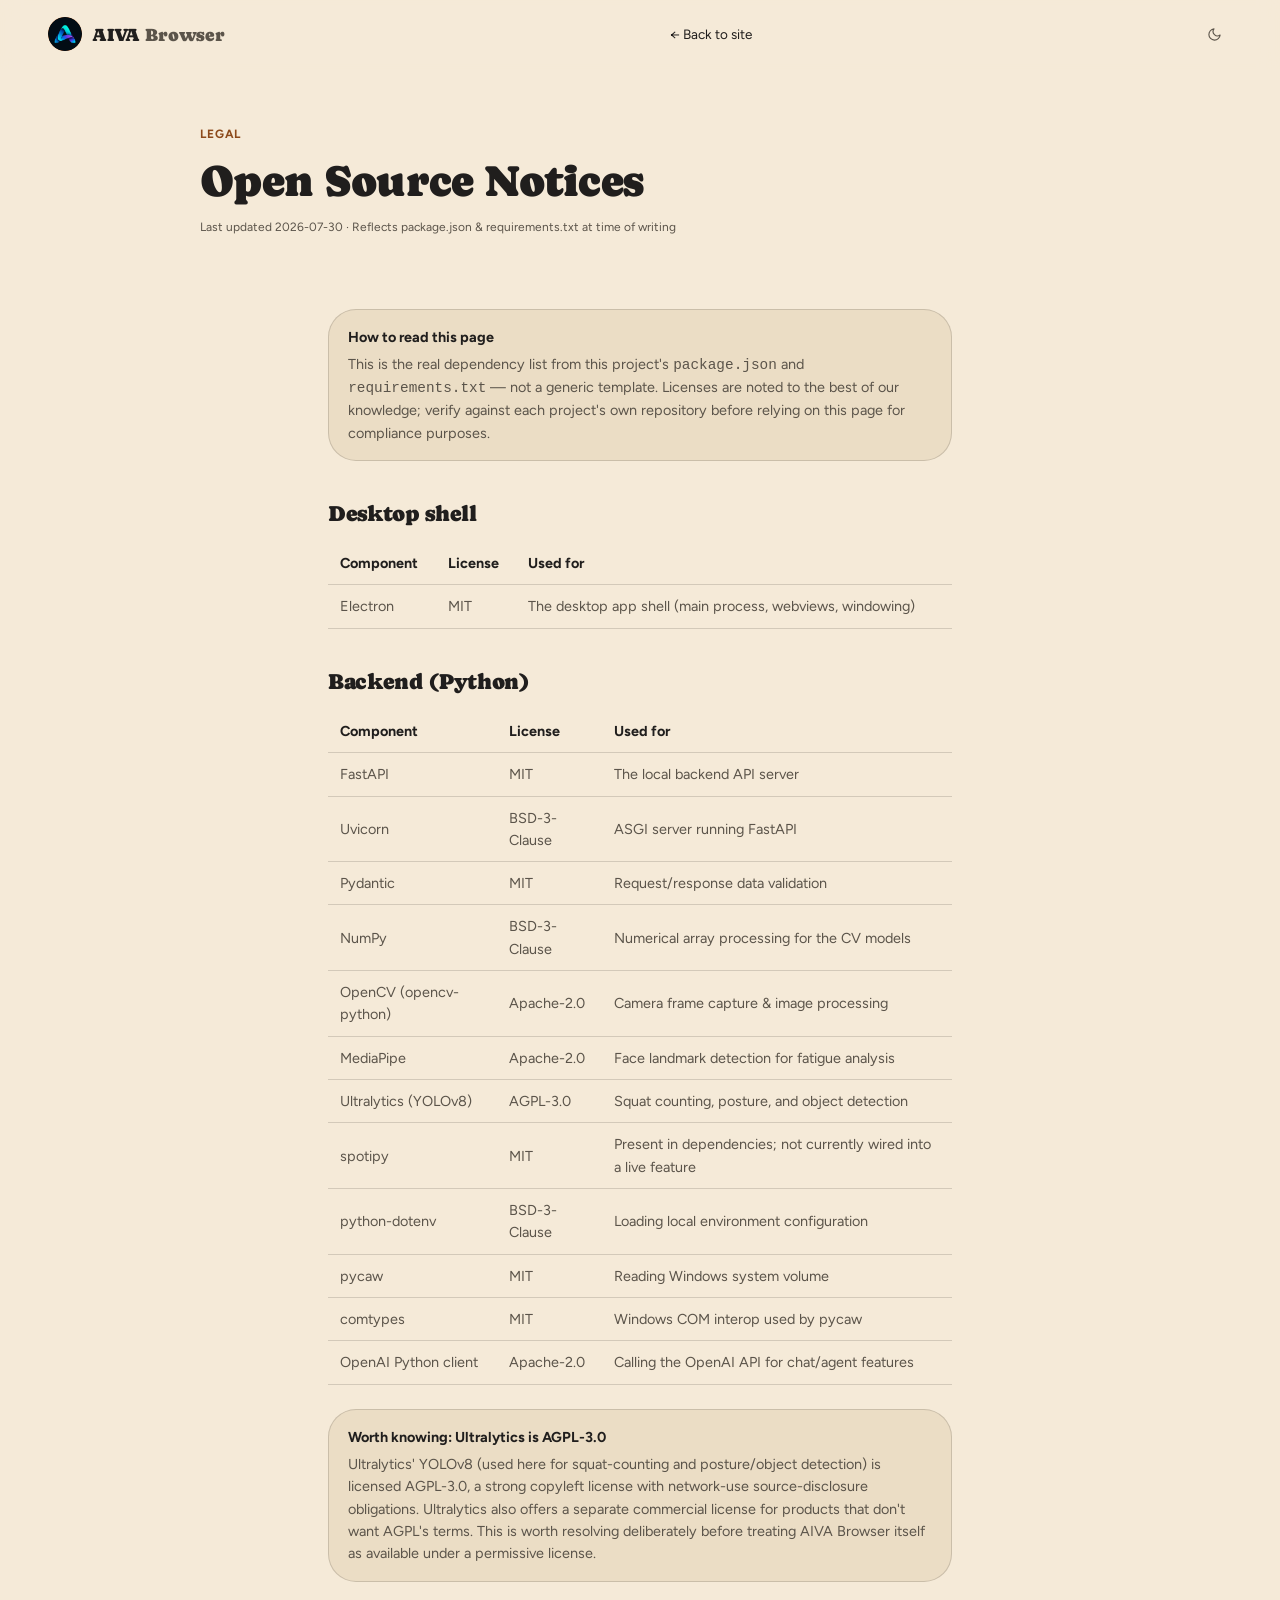
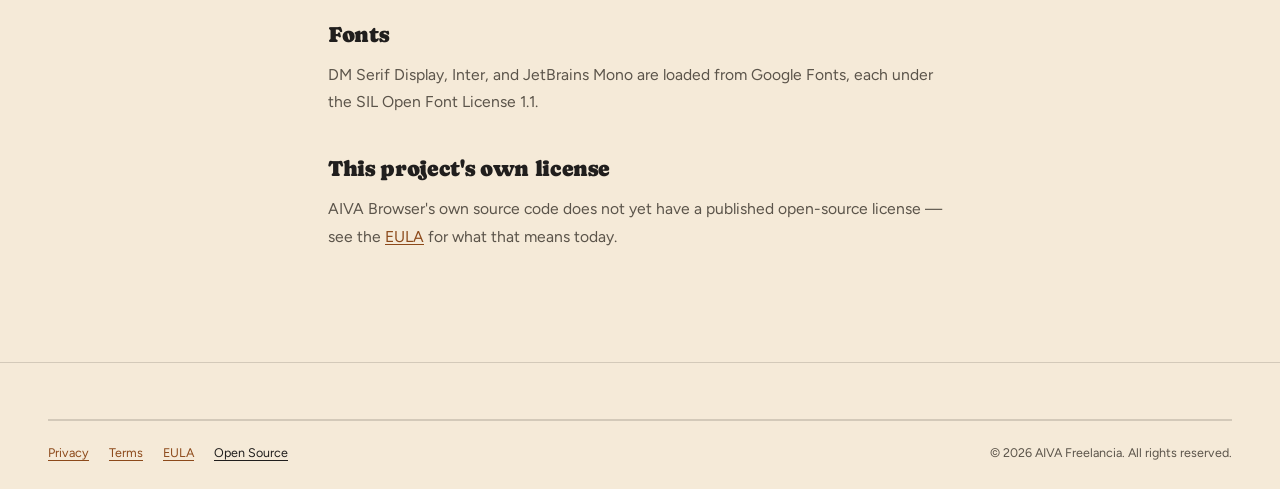
<file: open-source.html>
<!DOCTYPE html>
<html lang="en" data-theme="light">
<head>
<meta charset="UTF-8" />
<meta name="viewport" content="width=device-width, initial-scale=1.0" />
<title>Open Source Notices — AIVA Browser</title>
<meta name="description" content="The real, third-party open-source components AIVA Browser is built on, and their licenses." />
<link rel="canonical" href="https://browser.aivafreelancia.in/open-source.html" />
<link rel="icon" href="assets/favicon-64.png" />
<meta name="theme-color" content="#f5ead8" media="(prefers-color-scheme: light)" />
<meta name="theme-color" content="#1a1410" media="(prefers-color-scheme: dark)" />
<meta name="theme-color" content="#f5ead8" id="themeColorMeta" />
<script>
  (function () {
    var saved = localStorage.getItem('aiva-theme');
    var theme = saved || (window.matchMedia && window.matchMedia('(prefers-color-scheme: dark)').matches ? 'dark' : 'light');
    document.documentElement.setAttribute('data-theme', theme);
  })();
</script>
<link rel="preconnect" href="https://fonts.googleapis.com">
<link rel="preconnect" href="https://fonts.gstatic.com" crossorigin>
<link rel="preload" as="style" href="https://fonts.googleapis.com/css2?family=Caprasimo&family=Figtree:wght@400;600;700&display=swap" />
<link href="https://fonts.googleapis.com/css2?family=Caprasimo&family=Figtree:wght@400;600;700&display=swap" rel="stylesheet" media="print" onload="this.media='all'" />
<noscript><link href="https://fonts.googleapis.com/css2?family=Caprasimo&family=Figtree:wght@400;600;700&display=swap" rel="stylesheet" /></noscript>
<link rel="stylesheet" href="styles.css" />
</head>
<body>

<a href="#main" class="skip-link">Skip to content</a>

<header class="site-header">
  <nav class="nav-pill" aria-label="Primary">
    <a href="index.html" class="nav-brand plain" aria-label="AIVA Browser home">
      <span class="brand-mark"><img src="assets/aiva-logo-circle.png" alt="" width="24" height="24" loading="lazy" /></span>
      <span class="brand-name">AIVA <em>Browser</em></span>
    </a>
    <a href="index.html" class="back-link">← Back to site</a>
    <button id="themeToggle" class="theme-toggle" aria-label="Switch to dark theme">
      <svg class="icon-sun" width="16" height="16" viewBox="0 0 24 24" fill="none" stroke="currentColor" stroke-width="1.8" stroke-linecap="round" stroke-linejoin="round" aria-hidden="true"><circle cx="12" cy="12" r="4" /><line x1="12" y1="2" x2="12" y2="4" /><line x1="12" y1="20" x2="12" y2="22" /><line x1="4.22" y1="4.22" x2="5.64" y2="5.64" /><line x1="18.36" y1="18.36" x2="19.78" y2="19.78" /><line x1="2" y1="12" x2="4" y2="12" /><line x1="20" y1="12" x2="22" y2="12" /><line x1="4.22" y1="19.78" x2="5.64" y2="18.36" /><line x1="18.36" y1="5.64" x2="19.78" y2="4.22" /></svg>
      <svg class="icon-moon" width="15" height="15" viewBox="0 0 24 24" fill="none" stroke="currentColor" stroke-width="1.8" stroke-linecap="round" stroke-linejoin="round" aria-hidden="true"><path d="M21 12.79A9 9 0 1 1 11.21 3 7 7 0 0 0 21 12.79z" /></svg>
    </button>
  </nav>
</header>

<main id="main">
  <section class="policy-hero">
    <div class="section-inner section-inner-narrow">
      <p class="eyebrow">Legal</p>
      <h1 class="section-title" style="font-size:clamp(2rem,4vw,2.75rem);">Open Source Notices</h1>
      <p class="policy-updated">Last updated 2026-07-30 · Reflects package.json &amp; requirements.txt at time of writing</p>
    </div>
  </section>

  <article class="prose">
    <div class="callout">
      <strong>How to read this page</strong>
      This is the real dependency list from this project's <code>package.json</code> and <code>requirements.txt</code> — not a generic template. Licenses are noted to the best of our knowledge; verify against each project's own repository before relying on this page for compliance purposes.
    </div>

    <h2>Desktop shell</h2>
    <table>
      <tr><th>Component</th><th>License</th><th>Used for</th></tr>
      <tr><td>Electron</td><td>MIT</td><td>The desktop app shell (main process, webviews, windowing)</td></tr>
    </table>

    <h2>Backend (Python)</h2>
    <table>
      <tr><th>Component</th><th>License</th><th>Used for</th></tr>
      <tr><td>FastAPI</td><td>MIT</td><td>The local backend API server</td></tr>
      <tr><td>Uvicorn</td><td>BSD-3-Clause</td><td>ASGI server running FastAPI</td></tr>
      <tr><td>Pydantic</td><td>MIT</td><td>Request/response data validation</td></tr>
      <tr><td>NumPy</td><td>BSD-3-Clause</td><td>Numerical array processing for the CV models</td></tr>
      <tr><td>OpenCV (opencv-python)</td><td>Apache-2.0</td><td>Camera frame capture &amp; image processing</td></tr>
      <tr><td>MediaPipe</td><td>Apache-2.0</td><td>Face landmark detection for fatigue analysis</td></tr>
      <tr><td>Ultralytics (YOLOv8)</td><td>AGPL-3.0</td><td>Squat counting, posture, and object detection</td></tr>
      <tr><td>spotipy</td><td>MIT</td><td>Present in dependencies; not currently wired into a live feature</td></tr>
      <tr><td>python-dotenv</td><td>BSD-3-Clause</td><td>Loading local environment configuration</td></tr>
      <tr><td>pycaw</td><td>MIT</td><td>Reading Windows system volume</td></tr>
      <tr><td>comtypes</td><td>MIT</td><td>Windows COM interop used by pycaw</td></tr>
      <tr><td>OpenAI Python client</td><td>Apache-2.0</td><td>Calling the OpenAI API for chat/agent features</td></tr>
    </table>

    <div class="callout">
      <strong>Worth knowing: Ultralytics is AGPL-3.0</strong>
      Ultralytics' YOLOv8 (used here for squat-counting and posture/object detection) is licensed AGPL-3.0, a strong copyleft license with network-use source-disclosure obligations. Ultralytics also offers a separate commercial license for products that don't want AGPL's terms. This is worth resolving deliberately before treating AIVA Browser itself as available under a permissive license.
    </div>

    <h2>Fonts</h2>
    <p>DM Serif Display, Inter, and JetBrains Mono are loaded from Google Fonts, each under the SIL Open Font License 1.1.</p>

    <h2>This project's own license</h2>
    <p>AIVA Browser's own source code does not yet have a published open-source license — see the <a href="eula.html">EULA</a> for what that means today.</p>
  </article>
</main>

<footer class="site-footer">
  <div class="section-inner">
    <div class="divider-row"></div>
    <div class="footer-bottom">
      <div style="display:flex; gap:1.25rem; flex-wrap:wrap;">
        <a href="privacy.html">Privacy</a>
        <a href="terms.html">Terms</a>
        <a href="eula.html">EULA</a>
        <a href="open-source.html" style="color:var(--color-text); opacity:1;">Open Source</a>
      </div>
      <div>&copy; <span id="year"></span> AIVA Freelancia. All rights reserved.</div>
    </div>
  </div>
</footer>

<script src="script.js"></script>
</body>
</html>
</file>
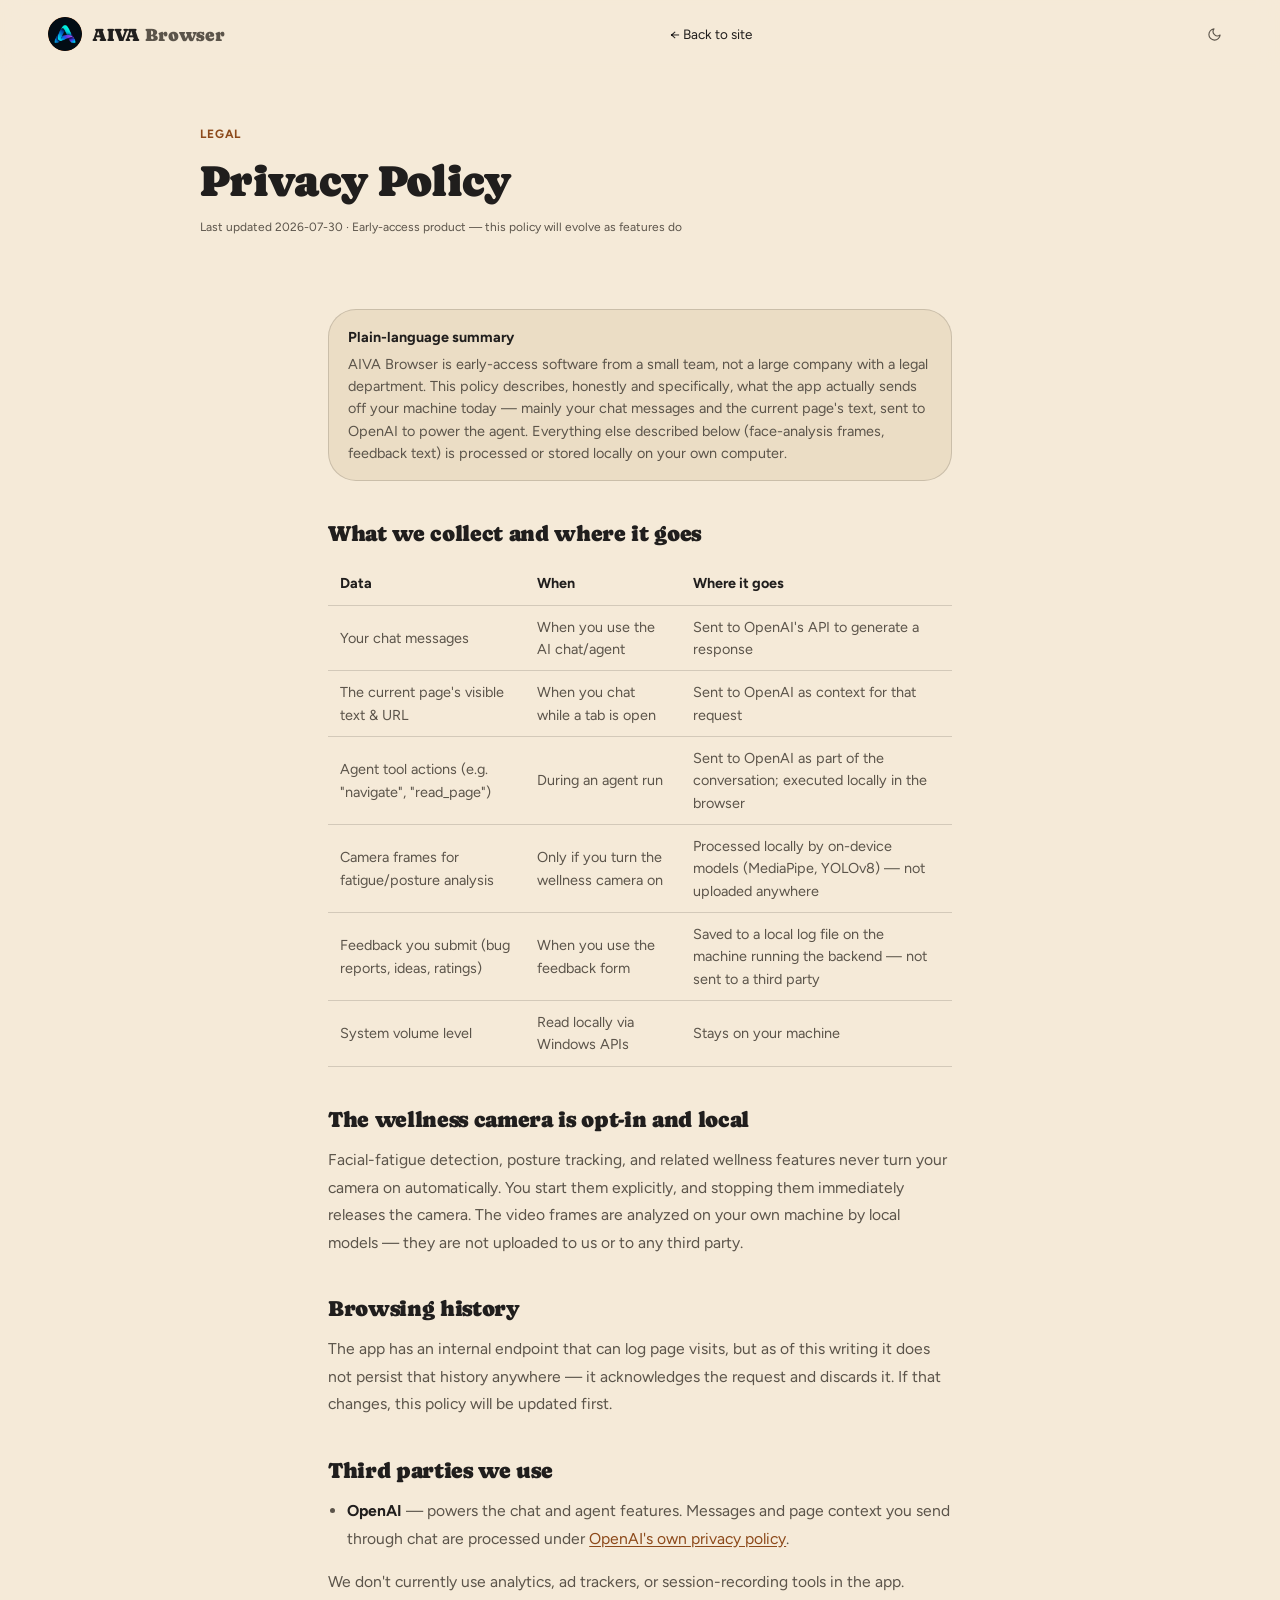
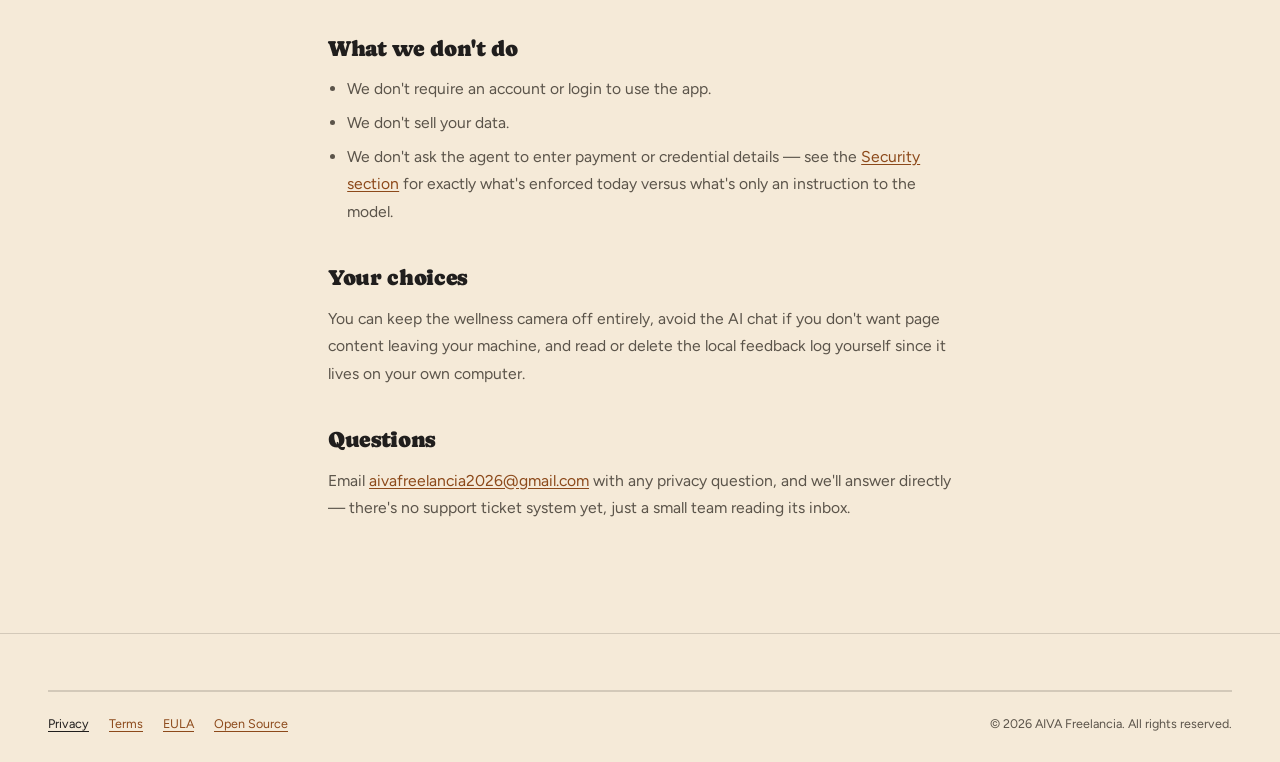
<file: privacy.html>
<!DOCTYPE html>
<html lang="en" data-theme="light">
<head>
<meta charset="UTF-8" />
<meta name="viewport" content="width=device-width, initial-scale=1.0" />
<title>Privacy Policy — AIVA Browser</title>
<meta name="description" content="What AIVA Browser sends to third parties, what stays on your machine, and why — written in plain language for an early-access product." />
<link rel="canonical" href="https://browser.aivafreelancia.in/privacy.html" />
<link rel="icon" href="assets/favicon-64.png" />
<meta name="theme-color" content="#f5ead8" media="(prefers-color-scheme: light)" />
<meta name="theme-color" content="#1a1410" media="(prefers-color-scheme: dark)" />
<meta name="theme-color" content="#f5ead8" id="themeColorMeta" />
<script>
  (function () {
    var saved = localStorage.getItem('aiva-theme');
    var theme = saved || (window.matchMedia && window.matchMedia('(prefers-color-scheme: dark)').matches ? 'dark' : 'light');
    document.documentElement.setAttribute('data-theme', theme);
  })();
</script>
<link rel="preconnect" href="https://fonts.googleapis.com">
<link rel="preconnect" href="https://fonts.gstatic.com" crossorigin>
<link rel="preload" as="style" href="https://fonts.googleapis.com/css2?family=Caprasimo&family=Figtree:wght@400;600;700&display=swap" />
<link href="https://fonts.googleapis.com/css2?family=Caprasimo&family=Figtree:wght@400;600;700&display=swap" rel="stylesheet" media="print" onload="this.media='all'" />
<noscript><link href="https://fonts.googleapis.com/css2?family=Caprasimo&family=Figtree:wght@400;600;700&display=swap" rel="stylesheet" /></noscript>
<link rel="stylesheet" href="styles.css" />
</head>
<body>

<a href="#main" class="skip-link">Skip to content</a>

<header class="site-header">
  <nav class="nav-pill" aria-label="Primary">
    <a href="index.html" class="nav-brand plain" aria-label="AIVA Browser home">
      <span class="brand-mark"><img src="assets/aiva-logo-circle.png" alt="" width="24" height="24" loading="lazy" /></span>
      <span class="brand-name">AIVA <em>Browser</em></span>
    </a>
    <a href="index.html" class="back-link">← Back to site</a>
    <button id="themeToggle" class="theme-toggle" aria-label="Switch to dark theme">
      <svg class="icon-sun" width="16" height="16" viewBox="0 0 24 24" fill="none" stroke="currentColor" stroke-width="1.8" stroke-linecap="round" stroke-linejoin="round" aria-hidden="true"><circle cx="12" cy="12" r="4" /><line x1="12" y1="2" x2="12" y2="4" /><line x1="12" y1="20" x2="12" y2="22" /><line x1="4.22" y1="4.22" x2="5.64" y2="5.64" /><line x1="18.36" y1="18.36" x2="19.78" y2="19.78" /><line x1="2" y1="12" x2="4" y2="12" /><line x1="20" y1="12" x2="22" y2="12" /><line x1="4.22" y1="19.78" x2="5.64" y2="18.36" /><line x1="18.36" y1="5.64" x2="19.78" y2="4.22" /></svg>
      <svg class="icon-moon" width="15" height="15" viewBox="0 0 24 24" fill="none" stroke="currentColor" stroke-width="1.8" stroke-linecap="round" stroke-linejoin="round" aria-hidden="true"><path d="M21 12.79A9 9 0 1 1 11.21 3 7 7 0 0 0 21 12.79z" /></svg>
    </button>
  </nav>
</header>

<main id="main">
  <section class="policy-hero">
    <div class="section-inner section-inner-narrow">
      <p class="eyebrow">Legal</p>
      <h1 class="section-title" style="font-size:clamp(2rem,4vw,2.75rem);">Privacy Policy</h1>
      <p class="policy-updated">Last updated 2026-07-30 · Early-access product — this policy will evolve as features do</p>
    </div>
  </section>

  <article class="prose">
    <div class="callout">
      <strong>Plain-language summary</strong>
      AIVA Browser is early-access software from a small team, not a large company with a legal department. This policy describes, honestly and specifically, what the app actually sends off your machine today — mainly your chat messages and the current page's text, sent to OpenAI to power the agent. Everything else described below (face-analysis frames, feedback text) is processed or stored locally on your own computer.
    </div>

    <h2>What we collect and where it goes</h2>
    <table>
      <tr><th>Data</th><th>When</th><th>Where it goes</th></tr>
      <tr><td>Your chat messages</td><td>When you use the AI chat/agent</td><td>Sent to OpenAI's API to generate a response</td></tr>
      <tr><td>The current page's visible text &amp; URL</td><td>When you chat while a tab is open</td><td>Sent to OpenAI as context for that request</td></tr>
      <tr><td>Agent tool actions (e.g. "navigate", "read_page")</td><td>During an agent run</td><td>Sent to OpenAI as part of the conversation; executed locally in the browser</td></tr>
      <tr><td>Camera frames for fatigue/posture analysis</td><td>Only if you turn the wellness camera on</td><td>Processed locally by on-device models (MediaPipe, YOLOv8) — not uploaded anywhere</td></tr>
      <tr><td>Feedback you submit (bug reports, ideas, ratings)</td><td>When you use the feedback form</td><td>Saved to a local log file on the machine running the backend — not sent to a third party</td></tr>
      <tr><td>System volume level</td><td>Read locally via Windows APIs</td><td>Stays on your machine</td></tr>
    </table>

    <h2>The wellness camera is opt-in and local</h2>
    <p>Facial-fatigue detection, posture tracking, and related wellness features never turn your camera on automatically. You start them explicitly, and stopping them immediately releases the camera. The video frames are analyzed on your own machine by local models — they are not uploaded to us or to any third party.</p>

    <h2>Browsing history</h2>
    <p>The app has an internal endpoint that can log page visits, but as of this writing it does not persist that history anywhere — it acknowledges the request and discards it. If that changes, this policy will be updated first.</p>

    <h2>Third parties we use</h2>
    <ul>
      <li><strong>OpenAI</strong> — powers the chat and agent features. Messages and page context you send through chat are processed under <a href="https://openai.com/policies/privacy-policy" target="_blank" rel="noopener noreferrer">OpenAI's own privacy policy</a>.</li>
    </ul>
    <p>We don't currently use analytics, ad trackers, or session-recording tools in the app.</p>

    <h2>What we don't do</h2>
    <ul>
      <li>We don't require an account or login to use the app.</li>
      <li>We don't sell your data.</li>
      <li>We don't ask the agent to enter payment or credential details — see the <a href="index.html#security">Security section</a> for exactly what's enforced today versus what's only an instruction to the model.</li>
    </ul>

    <h2>Your choices</h2>
    <p>You can keep the wellness camera off entirely, avoid the AI chat if you don't want page content leaving your machine, and read or delete the local feedback log yourself since it lives on your own computer.</p>

    <h2>Questions</h2>
    <p>Email <a href="mailto:aivafreelancia2026@gmail.com">aivafreelancia2026@gmail.com</a> with any privacy question, and we'll answer directly — there's no support ticket system yet, just a small team reading its inbox.</p>
  </article>
</main>

<footer class="site-footer">
  <div class="section-inner">
    <div class="divider-row"></div>
    <div class="footer-bottom">
      <div style="display:flex; gap:1.25rem; flex-wrap:wrap;">
        <a href="privacy.html" style="color:var(--color-text); opacity:1;">Privacy</a>
        <a href="terms.html">Terms</a>
        <a href="eula.html">EULA</a>
        <a href="open-source.html">Open Source</a>
      </div>
      <div>&copy; <span id="year"></span> AIVA Freelancia. All rights reserved.</div>
    </div>
  </div>
</footer>

<script src="script.js"></script>
</body>
</html>
</file>
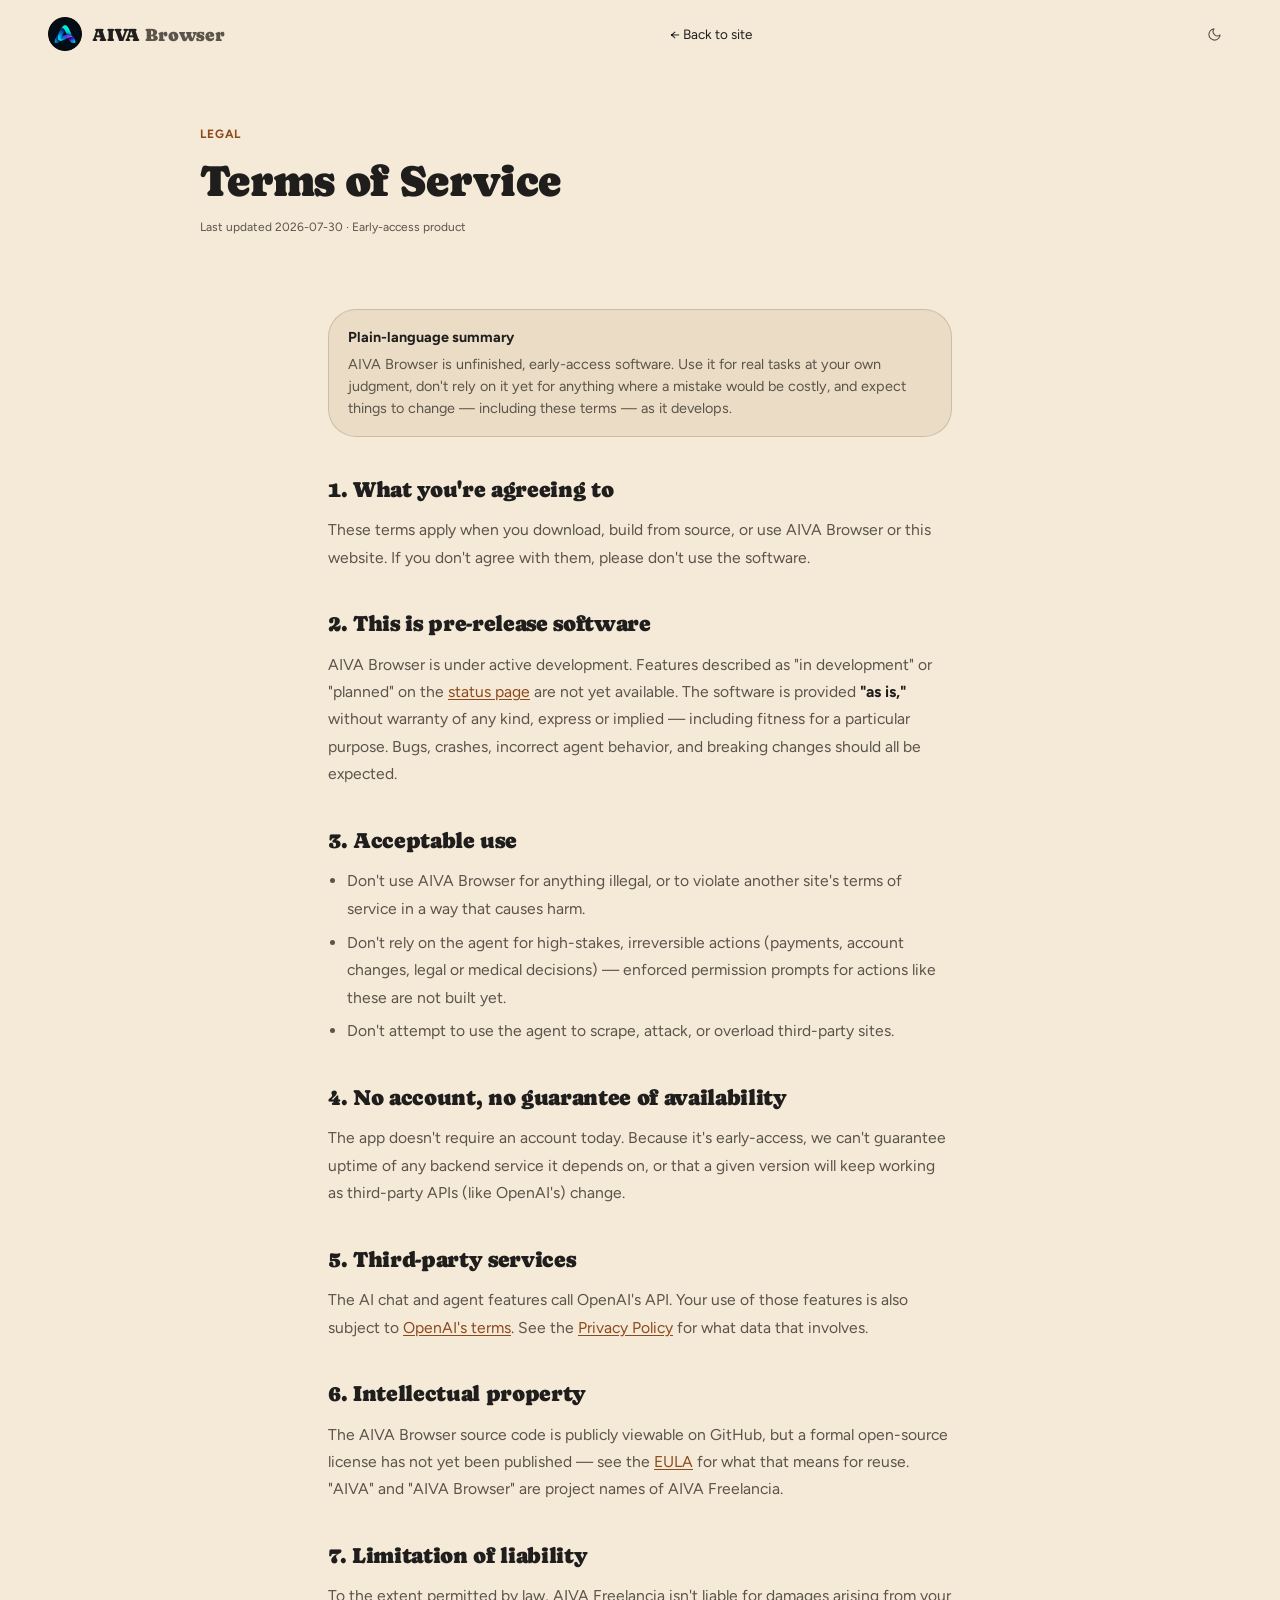
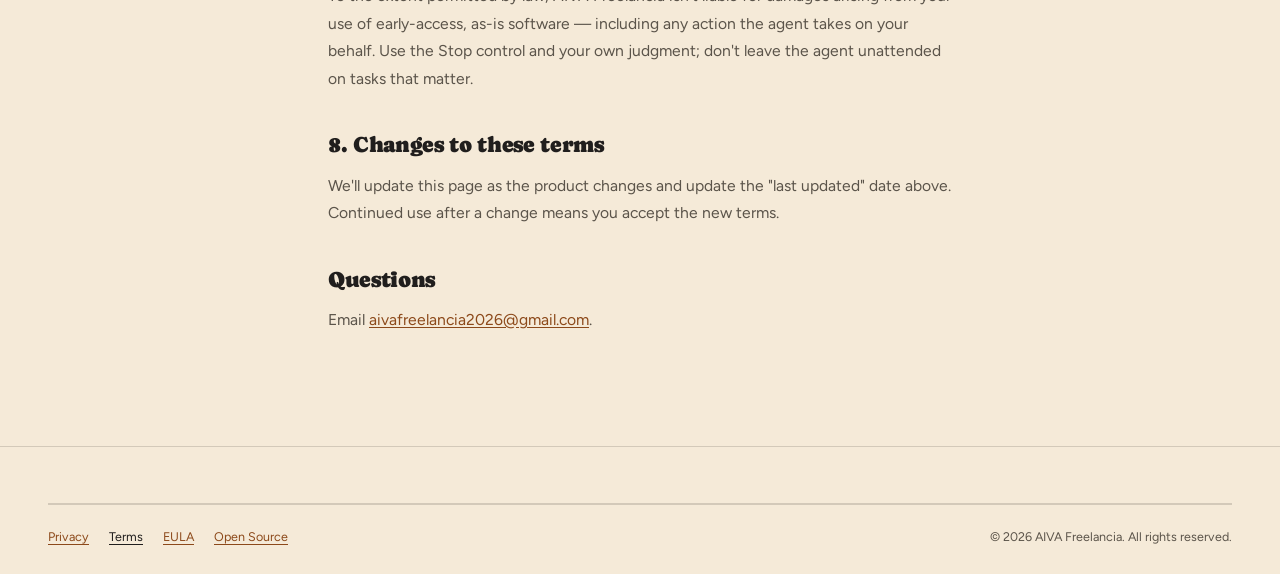
<file: terms.html>
<!DOCTYPE html>
<html lang="en" data-theme="light">
<head>
<meta charset="UTF-8" />
<meta name="viewport" content="width=device-width, initial-scale=1.0" />
<title>Terms of Service — AIVA Browser</title>
<meta name="description" content="The terms for using AIVA Browser, an early-access, pre-release agentic browser." />
<link rel="canonical" href="https://browser.aivafreelancia.in/terms.html" />
<link rel="icon" href="assets/favicon-64.png" />
<meta name="theme-color" content="#f5ead8" media="(prefers-color-scheme: light)" />
<meta name="theme-color" content="#1a1410" media="(prefers-color-scheme: dark)" />
<meta name="theme-color" content="#f5ead8" id="themeColorMeta" />
<script>
  (function () {
    var saved = localStorage.getItem('aiva-theme');
    var theme = saved || (window.matchMedia && window.matchMedia('(prefers-color-scheme: dark)').matches ? 'dark' : 'light');
    document.documentElement.setAttribute('data-theme', theme);
  })();
</script>
<link rel="preconnect" href="https://fonts.googleapis.com">
<link rel="preconnect" href="https://fonts.gstatic.com" crossorigin>
<link rel="preload" as="style" href="https://fonts.googleapis.com/css2?family=Caprasimo&family=Figtree:wght@400;600;700&display=swap" />
<link href="https://fonts.googleapis.com/css2?family=Caprasimo&family=Figtree:wght@400;600;700&display=swap" rel="stylesheet" media="print" onload="this.media='all'" />
<noscript><link href="https://fonts.googleapis.com/css2?family=Caprasimo&family=Figtree:wght@400;600;700&display=swap" rel="stylesheet" /></noscript>
<link rel="stylesheet" href="styles.css" />
</head>
<body>

<a href="#main" class="skip-link">Skip to content</a>

<header class="site-header">
  <nav class="nav-pill" aria-label="Primary">
    <a href="index.html" class="nav-brand plain" aria-label="AIVA Browser home">
      <span class="brand-mark"><img src="assets/aiva-logo-circle.png" alt="" width="24" height="24" loading="lazy" /></span>
      <span class="brand-name">AIVA <em>Browser</em></span>
    </a>
    <a href="index.html" class="back-link">← Back to site</a>
    <button id="themeToggle" class="theme-toggle" aria-label="Switch to dark theme">
      <svg class="icon-sun" width="16" height="16" viewBox="0 0 24 24" fill="none" stroke="currentColor" stroke-width="1.8" stroke-linecap="round" stroke-linejoin="round" aria-hidden="true"><circle cx="12" cy="12" r="4" /><line x1="12" y1="2" x2="12" y2="4" /><line x1="12" y1="20" x2="12" y2="22" /><line x1="4.22" y1="4.22" x2="5.64" y2="5.64" /><line x1="18.36" y1="18.36" x2="19.78" y2="19.78" /><line x1="2" y1="12" x2="4" y2="12" /><line x1="20" y1="12" x2="22" y2="12" /><line x1="4.22" y1="19.78" x2="5.64" y2="18.36" /><line x1="18.36" y1="5.64" x2="19.78" y2="4.22" /></svg>
      <svg class="icon-moon" width="15" height="15" viewBox="0 0 24 24" fill="none" stroke="currentColor" stroke-width="1.8" stroke-linecap="round" stroke-linejoin="round" aria-hidden="true"><path d="M21 12.79A9 9 0 1 1 11.21 3 7 7 0 0 0 21 12.79z" /></svg>
    </button>
  </nav>
</header>

<main id="main">
  <section class="policy-hero">
    <div class="section-inner section-inner-narrow">
      <p class="eyebrow">Legal</p>
      <h1 class="section-title" style="font-size:clamp(2rem,4vw,2.75rem);">Terms of Service</h1>
      <p class="policy-updated">Last updated 2026-07-30 · Early-access product</p>
    </div>
  </section>

  <article class="prose">
    <div class="callout">
      <strong>Plain-language summary</strong>
      AIVA Browser is unfinished, early-access software. Use it for real tasks at your own judgment, don't rely on it yet for anything where a mistake would be costly, and expect things to change — including these terms — as it develops.
    </div>

    <h2>1. What you're agreeing to</h2>
    <p>These terms apply when you download, build from source, or use AIVA Browser or this website. If you don't agree with them, please don't use the software.</p>

    <h2>2. This is pre-release software</h2>
    <p>AIVA Browser is under active development. Features described as "in development" or "planned" on the <a href="index.html#roadmap">status page</a> are not yet available. The software is provided <strong>"as is,"</strong> without warranty of any kind, express or implied — including fitness for a particular purpose. Bugs, crashes, incorrect agent behavior, and breaking changes should all be expected.</p>

    <h2>3. Acceptable use</h2>
    <ul>
      <li>Don't use AIVA Browser for anything illegal, or to violate another site's terms of service in a way that causes harm.</li>
      <li>Don't rely on the agent for high-stakes, irreversible actions (payments, account changes, legal or medical decisions) — enforced permission prompts for actions like these are not built yet.</li>
      <li>Don't attempt to use the agent to scrape, attack, or overload third-party sites.</li>
    </ul>

    <h2>4. No account, no guarantee of availability</h2>
    <p>The app doesn't require an account today. Because it's early-access, we can't guarantee uptime of any backend service it depends on, or that a given version will keep working as third-party APIs (like OpenAI's) change.</p>

    <h2>5. Third-party services</h2>
    <p>The AI chat and agent features call OpenAI's API. Your use of those features is also subject to <a href="https://openai.com/policies/terms-of-use" target="_blank" rel="noopener noreferrer">OpenAI's terms</a>. See the <a href="privacy.html">Privacy Policy</a> for what data that involves.</p>

    <h2>6. Intellectual property</h2>
    <p>The AIVA Browser source code is publicly viewable on GitHub, but a formal open-source license has not yet been published — see the <a href="eula.html">EULA</a> for what that means for reuse. "AIVA" and "AIVA Browser" are project names of AIVA Freelancia.</p>

    <h2>7. Limitation of liability</h2>
    <p>To the extent permitted by law, AIVA Freelancia isn't liable for damages arising from your use of early-access, as-is software — including any action the agent takes on your behalf. Use the Stop control and your own judgment; don't leave the agent unattended on tasks that matter.</p>

    <h2>8. Changes to these terms</h2>
    <p>We'll update this page as the product changes and update the "last updated" date above. Continued use after a change means you accept the new terms.</p>

    <h2>Questions</h2>
    <p>Email <a href="mailto:aivafreelancia2026@gmail.com">aivafreelancia2026@gmail.com</a>.</p>
  </article>
</main>

<footer class="site-footer">
  <div class="section-inner">
    <div class="divider-row"></div>
    <div class="footer-bottom">
      <div style="display:flex; gap:1.25rem; flex-wrap:wrap;">
        <a href="privacy.html">Privacy</a>
        <a href="terms.html" style="color:var(--color-text); opacity:1;">Terms</a>
        <a href="eula.html">EULA</a>
        <a href="open-source.html">Open Source</a>
      </div>
      <div>&copy; <span id="year"></span> AIVA Freelancia. All rights reserved.</div>
    </div>
  </div>
</footer>

<script src="script.js"></script>
</body>
</html>
</file>
<file: styles.css>
/*
 * AIVA Browser — landing page styles
 * "Organic" design language: warm cream/terracotta/olive palette,
 * Caprasimo display + Figtree body, soft rounded cards. Vanilla CSS,
 * hand-written, no framework, no build step.
 */

:root {
  --color-bg: #f5ead8;
  --color-surface: #ebddc5;
  --color-text: #201e1d;
  --color-accent: #c67139;
  --color-accent-2: #7a8a5e;
  --color-muted: #5b544a; /* tuned for >=4.5:1 against --color-bg and --color-surface */
  --color-on-accent: #f8f2e7; /* fixed text color for solid accent-700 backgrounds, both themes */
  --color-accent-text: #8c491a; /* theme-aware: accent used as foreground text (links, eyebrows) */
  --color-accent-2-text: #56633f; /* theme-aware: olive used as foreground text */
  --color-neutral-text: #645c50; /* theme-aware: neutral used as foreground text (was neutral-600, bumped for contrast) */
  --color-divider: color-mix(in srgb, #201e1d 16%, transparent);

  --color-neutral-100: #f9f4ed;
  --color-neutral-200: #eee7db;
  --color-neutral-300: #dcd3c4;
  --color-neutral-400: #c0b6a5;
  --color-neutral-500: #a19786;
  --color-neutral-600: #82796a;
  --color-neutral-700: #645c50;
  --color-neutral-800: #474238;
  --color-neutral-900: #2e2b25;

  --color-accent-100: #fff2eb;
  --color-accent-200: #ffe1d0;
  --color-accent-300: #ffc6a5;
  --color-accent-400: #f6a06b;
  --color-accent-500: #d67f48;
  --color-accent-600: #b2622d;
  --color-accent-700: #8c491a;
  --color-accent-800: #643312;
  --color-accent-900: #402310;

  --color-accent-2-100: #f0fae1;
  --color-accent-2-200: #e1eecc;
  --color-accent-2-300: #ccdbb2;
  --color-accent-2-400: #aebf92;
  --color-accent-2-500: #8fa073;
  --color-accent-2-600: #728157;
  --color-accent-2-700: #56633f;
  --color-accent-2-800: #3d472b;
  --color-accent-2-900: #272e1b;

  --color-success: #4a7c3f;
  --color-danger: #b3432f;

  --font-heading: 'Caprasimo', Georgia, serif;
  --font-body: 'Figtree', -apple-system, BlinkMacSystemFont, 'Segoe UI', Roboto, sans-serif;
  --font-mono: ui-monospace, 'SFMono-Regular', Menlo, Consolas, monospace;

  --space-1: 4.4px;
  --space-2: 8.8px;
  --space-3: 13.2px;
  --space-4: 17.6px;
  --space-6: 26.4px;
  --space-8: 35.2px;

  --radius-sm: 8px;
  --radius-md: 16px;
  --radius-lg: 28px;
  --radius-card: 32px;

  --shadow-sm: 0 1px 2px color-mix(in srgb, #2e2b25 14%, transparent);
  --shadow-md: 0 3px 10px color-mix(in srgb, #2e2b25 16%, transparent);
  --shadow-lg: 0 12px 32px color-mix(in srgb, #2e2b25 22%, transparent);

  --space-section: clamp(4rem, 8vw, 6.5rem);
}

/* ── Dark theme ─────────────────────────────────────────────────
   Light/"Organic" cream is the primary brand look; dark is an
   alternate for low-light reading, not a second design language —
   only the tokens below change. */
html[data-theme="dark"] {
  --color-bg: #1a1410;
  --color-surface: #251d16;
  --color-text: #f3e8d8;
  --color-muted: #b8a898;
  --color-divider: color-mix(in srgb, #f3e8d8 14%, transparent);
  --color-accent-text: #f6a06b;
  --color-accent-2-text: #aebf92;
  --color-neutral-text: #b8a898;
  --shadow-sm: 0 1px 2px rgba(0, 0, 0, 0.35);
  --shadow-md: 0 3px 12px rgba(0, 0, 0, 0.45);
  --shadow-lg: 0 14px 36px rgba(0, 0, 0, 0.55);
}

* { box-sizing: border-box; margin: 0; padding: 0; }

html { scroll-behavior: smooth; font-size: 16px; background: var(--color-bg); }

body {
  min-height: 100vh;
  overflow-x: hidden;
  background: var(--color-bg);
  color: var(--color-text);
  font-family: var(--font-body);
  font-size: 15px;
  line-height: 1.55;
  -webkit-font-smoothing: antialiased;
  -moz-osx-font-smoothing: grayscale;
}

h1, h2, h3, h4, h5, h6 {
  font-family: var(--font-heading);
  font-weight: 400;
  line-height: 1.12;
  letter-spacing: -0.015em;
  color: var(--color-text);
}
h6 { letter-spacing: 0.07em; text-transform: uppercase; font-size: 13px; }

/* Section eyebrows are visually h6-styled labels, but not semantic headings
   (a <h6> straight after <h1> is a heading-order violation) — so they're
   <p> elements carrying the same look via this class. */

p { color: var(--color-muted); }

a { color: var(--color-accent-text); text-underline-offset: 3px; }
a.plain { color: inherit; text-decoration: none; }

img { max-width: 100%; display: block; }

::selection { background: color-mix(in srgb, var(--color-accent) 30%, transparent); }

::-webkit-scrollbar { width: 9px; height: 9px; }
::-webkit-scrollbar-track { background: var(--color-bg); }
::-webkit-scrollbar-thumb { background: var(--color-neutral-400); border-radius: 99px; }
::-webkit-scrollbar-thumb:hover { background: var(--color-accent-400); }

.skip-link {
  position: absolute;
  top: -100px;
  left: 12px;
  z-index: 1000;
  background: var(--color-accent-700);
  color: var(--color-on-accent);
  padding: 10px 16px;
  border-radius: var(--radius-md);
  font-weight: 600;
  transition: top 0.2s ease;
}
.skip-link:focus { top: 12px; }

:focus { outline: none; }
:focus-visible { outline: 2px solid var(--color-accent); outline-offset: 2px; border-radius: 4px; }

@media (prefers-reduced-motion: reduce) {
  *, *::before, *::after { animation-duration: 0.001ms !important; animation-iteration-count: 1 !important; transition-duration: 0.001ms !important; scroll-behavior: auto !important; }
}

/* ── Shared type / label utilities ─────────────────────────────── */

.tag {
  display: inline-flex;
  align-items: center;
  font-family: var(--font-body);
  font-weight: 600;
  font-size: 11px;
  letter-spacing: 0.03em;
  padding: 4px 12px;
  border-radius: 999px;
}
.tag-accent { background: var(--color-accent-100); color: var(--color-accent-800); }
.tag-accent-2 { background: var(--color-accent-2-100); color: var(--color-accent-2-800); }
.tag-neutral { background: var(--color-neutral-200); color: var(--color-neutral-800); }
.tag-outline { border: 1px solid var(--color-accent-text); color: var(--color-accent-text); background: transparent; }
.tag-mono { font-family: var(--font-mono); font-weight: 400; }

.eyebrow {
  font-family: var(--font-body); font-weight: 700;
  letter-spacing: 0.07em; text-transform: uppercase; font-size: 12px;
  color: var(--color-accent-text); margin-bottom: var(--space-3);
}
.eyebrow-center { text-align: center; }

.section-title { font-size: clamp(1.9rem, 3.6vw, 2.4rem); letter-spacing: -0.015em; }
.section-title em { font-style: normal; color: var(--color-accent-text); }

.section-lede { color: var(--color-muted); max-width: 30rem; font-size: 1rem; line-height: 1.75; }

.divider-row { height: 1px; background: var(--color-divider); }

/* ── Buttons ────────────────────────────────────────────────────── */

.btn {
  display: inline-flex; align-items: center; justify-content: center; gap: 8px;
  cursor: pointer; text-decoration: none;
  font-family: var(--font-heading); font-weight: 400;
  font-size: 15px; line-height: 1.2; color: var(--color-text);
  background: transparent; border: 1px solid transparent;
  padding: 14px 26px;
  border-radius: 999px;
  white-space: nowrap;
  transition: background 0.18s ease, color 0.18s ease, transform 0.14s ease, border-color 0.18s ease;
}
.btn svg { display: block; }
.btn:hover { transform: translateY(-1px); }
.btn:active { transform: translateY(0) scale(0.98); }
.btn:disabled {
  opacity: 0.45; cursor: not-allowed; pointer-events: none; transform: none;
}

.btn-primary { background: var(--color-accent-700); color: var(--color-on-accent); }
.btn-primary:hover { background: var(--color-accent-800); }
.btn-primary:active { background: var(--color-accent-900); }

.btn-secondary { border-color: var(--color-divider); }
.btn-secondary:hover { background: color-mix(in srgb, var(--color-text) 7%, transparent); }
.btn-secondary:active { background: color-mix(in srgb, var(--color-text) 14%, transparent); }

.btn-sm { padding: 6px 14px; font-size: 12.5px; }

/* ── Glass / card surfaces ──────────────────────────────────────── */

.card {
  display: flex; flex-direction: column; gap: var(--space-2);
  padding: var(--space-4);
  border-radius: var(--radius-card);
  background: var(--color-surface);
  transition: transform 0.3s cubic-bezier(.16,1,.3,1), box-shadow 0.3s cubic-bezier(.16,1,.3,1);
}
.card:hover { transform: translateY(-3px); }
.elev-sm { box-shadow: var(--shadow-sm); }
.elev-md { box-shadow: var(--shadow-md); }
.elev-lg { box-shadow: var(--shadow-lg); }

.card-kicker { font-family: var(--font-body); font-size: 10.5px; font-weight: 700; letter-spacing: 0.1em; text-transform: uppercase; color: var(--color-accent-text); }
.card-title { font-family: var(--font-heading); font-weight: 400; font-size: 18px; line-height: 1.2; margin: 0; }
.card-body { margin: 0; font-size: 14px; color: var(--color-muted); line-height: 1.6; }
.card-icon {
  width: 40px; height: 40px; border-radius: 50%;
  background: var(--color-accent-100); color: var(--color-accent-700);
  display: flex; align-items: center; justify-content: center;
}

/* ── Header / nav ──────────────────────────────────────────────── */

.site-header {
  position: sticky;
  top: 0;
  z-index: 100;
  background: color-mix(in srgb, var(--color-bg) 88%, transparent);
  backdrop-filter: blur(10px);
  -webkit-backdrop-filter: blur(10px);
}

.nav-pill {
  display: flex;
  align-items: center;
  justify-content: space-between;
  gap: var(--space-4);
  padding: 16px clamp(20px, 4vw, 48px);
  max-width: 1360px;
  margin: 0 auto;
}

.nav-brand { display: inline-flex; align-items: center; gap: 10px; }
.brand-mark {
  display: grid; place-items: center;
  width: 34px; height: 34px;
  border-radius: 50%;
  background: var(--color-accent);
  flex-shrink: 0;
  overflow: hidden;
}
.brand-mark img { width: 100%; height: 100%; object-fit: cover; }
.brand-name { font-family: var(--font-heading); font-weight: 400; font-size: 18px; letter-spacing: -0.01em; white-space: nowrap; }
.brand-name em { font-style: normal; color: var(--color-muted); }

.nav-links { display: flex; align-items: center; gap: 28px; font-size: 14px; }
.nav-links a { color: inherit; text-decoration: none; }
.nav-links a:hover { color: var(--color-accent-text); }

.nav-hamburger {
  display: none;
  width: 38px; height: 38px;
  align-items: center; justify-content: center;
  border-radius: 50%;
  background: transparent;
  border: none;
  color: var(--color-text);
  cursor: pointer;
}
.nav-hamburger:hover { background: color-mix(in srgb, var(--color-text) 7%, transparent); }

/* ── Theme toggle ───────────────────────────────────────────────── */

.theme-toggle {
  display: inline-flex;
  align-items: center; justify-content: center;
  width: 34px; height: 34px;
  border-radius: 50%;
  background: transparent;
  border: none;
  color: var(--color-muted);
  cursor: pointer;
  transition: color 0.15s, background 0.15s;
}
.theme-toggle:hover { color: var(--color-text); background: color-mix(in srgb, var(--color-text) 7%, transparent); }

.theme-toggle-mobile {
  margin-top: 2px;
  display: flex; align-items: center; gap: 10px;
  padding: 12px 14px;
  border-radius: var(--radius-md);
  font-size: 0.95rem;
  color: var(--color-text);
  background: none;
  border: none;
  width: 100%;
  text-align: left;
  cursor: pointer;
}
.theme-toggle-mobile:hover { background: color-mix(in srgb, var(--color-text) 7%, transparent); }

/* icon-sun shows in dark mode (click to switch to light); icon-moon shows in light mode */
.icon-sun { display: none; }
.icon-moon { display: inline-flex; }
[data-theme="dark"] .icon-sun { display: inline-flex; }
[data-theme="dark"] .icon-moon { display: none; }

.theme-toggle-mobile .toggle-label { display: none; }
.theme-toggle-mobile .moon-label { display: inline; }
[data-theme="dark"] .theme-toggle-mobile .sun-label { display: inline; }
[data-theme="dark"] .theme-toggle-mobile .moon-label { display: none; }

.mobile-drawer {
  display: none;
  position: fixed;
  top: 72px; right: 16px; left: 16px;
  z-index: 99;
  flex-direction: column;
  gap: 2px;
  background: var(--color-surface);
  border: 1px solid var(--color-divider);
  border-radius: var(--radius-lg);
  padding: 10px;
  box-shadow: var(--shadow-lg);
}
.mobile-drawer.open { display: flex; }
.mobile-drawer a { padding: 12px 14px; border-radius: var(--radius-md); color: var(--color-text); font-size: 0.95rem; text-decoration: none; }
.mobile-drawer a:hover { background: color-mix(in srgb, var(--color-text) 7%, transparent); }
.mobile-cta {
  margin-top: 6px;
  display: flex; align-items: center; justify-content: center; gap: 8px;
  background: var(--color-accent-700) !important; color: var(--color-on-accent) !important;
  font-family: var(--font-heading); font-weight: 400;
  border-radius: 999px !important;
}

@media (max-width: 860px) {
  .nav-links { display: none; }
  .nav-hamburger { display: flex; }
}

/* ── Section shells ─────────────────────────────────────────────── */

.section { position: relative; padding: var(--space-section) clamp(20px, 4vw, 48px); }
.section-alt { background: color-mix(in srgb, var(--color-surface) 55%, transparent); border-top: 1px solid var(--color-divider); border-bottom: 1px solid var(--color-divider); }

.section-inner { max-width: 1360px; margin: 0 auto; }
.section-inner-narrow { max-width: 880px; }

.section-head {
  display: grid;
  grid-template-columns: 1.2fr 1fr;
  gap: var(--space-8);
  margin-bottom: var(--space-8);
  align-items: end;
}
.section-head-center { text-align: center; max-width: 640px; margin: 0 auto var(--space-8); }

@media (max-width: 860px) {
  .section-head { grid-template-columns: 1fr; gap: var(--space-3); }
}

/* ── Hero ───────────────────────────────────────────────────────── */

.hero {
  padding: clamp(3rem, 6vw, 4.5rem) clamp(20px, 4vw, 48px) 5rem;
  max-width: 1360px;
  margin: 0 auto;
}

.hero-grid {
  display: grid;
  grid-template-columns: 1.05fr 0.95fr;
  gap: var(--space-8);
  align-items: center;
}
@media (max-width: 980px) {
  .hero-grid { grid-template-columns: 1fr; }
}

.status-chip {
  display: inline-flex; align-items: center; gap: 8px;
  font-family: var(--font-body); font-weight: 600;
  font-size: 11px; letter-spacing: 0.03em;
  padding: 4px 12px;
  border-radius: 999px;
  background: var(--color-accent-100); color: var(--color-accent-800);
  margin-bottom: 24px;
}
.status-chip-dot {
  width: 6px; height: 6px; border-radius: 50%;
  background: var(--color-accent-700);
  animation: pulse 2s ease-in-out infinite;
}
@keyframes pulse { 0%, 100% { opacity: 0.35; } 50% { opacity: 1; } }

.hero-title { font-size: clamp(2.4rem, 5vw, 3.75rem); margin-bottom: 24px; }
.hero-title .accent-text { color: var(--color-accent-text); }

.hero-sub {
  font-size: 17px; line-height: 1.7; max-width: 480px; margin-bottom: 32px;
  color: var(--color-muted);
}

.hero-ctas { display: flex; flex-wrap: wrap; align-items: center; gap: 14px; margin-bottom: 26px; }

.trust-row { display: flex; flex-wrap: wrap; gap: 18px; font-size: 13px; color: var(--color-muted); }
.trust-item { display: inline-flex; align-items: center; gap: 6px; }
.trust-item svg { color: var(--color-accent-2-700); flex-shrink: 0; }

/* ── Signature product visual ───────────────────────────────────── */

.browser-mock {
  border-radius: var(--radius-lg);
  overflow: hidden;
  box-shadow: var(--shadow-lg);
  background: var(--color-surface);
  border: 1px solid var(--color-divider);
  animation: hero-float 6s linear infinite;
  animation-delay: 0.7s; /* let the .reveal scroll-in transition (0.6s) finish first, so the two don't fight over transform */
}
/* Gentle continuous bob on the hero visual — small, slow, never distracting.
   Easing is baked into the keyframe spacing itself (a sine curve sampled
   every 10%) with linear overall timing, not ease-in-out on a single 0/50/100
   split — that combination decelerates into and out of the same value at the
   loop seam, which reads as a stutter/pause rather than smooth motion. */
@keyframes hero-float {
  0%   { transform: translateY(0); }
  10%  { transform: translateY(-1px); }
  20%  { transform: translateY(-3.5px); }
  30%  { transform: translateY(-6.5px); }
  40%  { transform: translateY(-9px); }
  50%  { transform: translateY(-10px); }
  60%  { transform: translateY(-9px); }
  70%  { transform: translateY(-6.5px); }
  80%  { transform: translateY(-3.5px); }
  90%  { transform: translateY(-1px); }
  100% { transform: translateY(0); }
}

.bm-chrome {
  display: flex; align-items: center; gap: 8px;
  padding: 12px 16px;
  border-bottom: 1px solid var(--color-divider);
  flex-wrap: wrap;
}
.bm-dots { display: flex; gap: 6px; flex-shrink: 0; }
.bm-dots span { width: 9px; height: 9px; border-radius: 50%; background: var(--color-neutral-400); }
.bm-tab {
  margin-left: 6px; font-size: 12px; padding: 6px 12px;
  background: var(--color-bg); border-radius: 999px;
}
.bm-address-bar { padding: 8px 16px; font-family: var(--font-mono); font-size: 11.5px; color: var(--color-muted); border-bottom: 1px solid var(--color-divider); }

.bm-body { display: grid; grid-template-columns: 1.2fr 1fr; }
@media (max-width: 620px) { .bm-body { grid-template-columns: 1fr; } }

.bm-page { padding: 24px; border-right: 1px solid var(--color-divider); }
@media (max-width: 620px) { .bm-page { border-right: none; border-bottom: 1px solid var(--color-divider); } }
.bm-page-title { font-family: var(--font-heading); font-weight: 400; color: var(--color-text); font-size: 20px; line-height: 1.12; margin: 0 0 18px; }
.bm-page-line { height: 8px; background: var(--color-neutral-200); border-radius: 4px; margin-bottom: 10px; width: 90%; }
.bm-page-line.short { width: 70%; margin-bottom: 16px; }
.bm-page-image { height: 80px; width: 100%; background: var(--color-neutral-200); border-radius: var(--radius-md); margin-bottom: 16px; }

.bm-sidebar { padding: 20px; background: var(--color-bg); }
.bm-sidebar-header { display: flex; align-items: center; justify-content: space-between; margin-bottom: 14px; }
.bm-sidebar-brand { font-family: var(--font-heading); font-weight: 400; font-size: 14px; }
.bm-status { display: flex; align-items: center; gap: 6px; font-size: 12px; color: var(--color-muted); margin-bottom: 16px; }
.bm-status-dot { width: 6px; height: 6px; border-radius: 50%; background: var(--color-accent); animation: pulse 1.4s ease-in-out infinite; flex-shrink: 0; }

.bm-plan-step {
  display: block; padding: 10px 14px; border-radius: var(--radius-md); font-size: 13px; margin-bottom: 8px;
}
.bm-plan-note { font-size: 9.5px; letter-spacing: 0.06em; color: var(--color-muted); margin-top: 4px; text-transform: uppercase; }

.bm-approval { padding: 14px; border-radius: var(--radius-md); border: 1px dashed var(--color-divider); }
.bm-approval p { font-size: 12.5px; color: var(--color-muted); margin: 0 0 12px; }
.bm-approval-btns { display: flex; gap: 8px; }
.bm-approval-btns .btn { flex: 1; font-size: 11.5px; padding: 6px; }

/* ── Grids / cards ──────────────────────────────────────────────── */

.card-grid { display: grid; gap: 22px; }
.card-grid-3 { grid-template-columns: repeat(3, 1fr); }
.card-grid-2 { grid-template-columns: repeat(2, 1fr); }
@media (max-width: 860px) { .card-grid-3, .card-grid-2 { grid-template-columns: 1fr; } }

/* ── How it works ───────────────────────────────────────────────── */

.steps {
  display: grid;
  grid-template-columns: repeat(4, 1fr);
  gap: 0;
  position: relative;
  text-align: center;
}
.steps::before {
  content: "";
  position: absolute;
  top: 20px; left: 12.5%; right: 12.5%;
  height: 1px;
  background: var(--color-divider);
}
.step { padding: 0 16px; position: relative; }
.step-num {
  width: 40px; height: 40px;
  border-radius: 50%;
  border: 1.5px solid var(--step-color, var(--color-accent-text));
  display: flex; align-items: center; justify-content: center;
  font-size: 13px; font-family: var(--font-heading);
  color: var(--step-color, var(--color-accent-text));
  background: var(--color-bg);
  margin: 0 auto 22px;
  position: relative; z-index: 1;
}
.step h3 { font-size: 18px; color: var(--step-color, var(--color-accent-text)); margin-bottom: 8px; }
.step p { font-size: 14px; color: var(--color-muted); }

@media (max-width: 860px) {
  .steps { grid-template-columns: 1fr; gap: 2.25rem; text-align: left; }
  .steps::before { display: none; }
  .step-num { margin: 0 0 16px; }
}

/* ── Features bento ─────────────────────────────────────────────── */

.feature-bento {
  display: grid;
  grid-template-columns: repeat(2, 1fr);
  gap: 18px;
}
@media (max-width: 700px) { .feature-bento { grid-template-columns: 1fr; } }

.tool-chips { display: flex; flex-wrap: wrap; gap: 8px; margin-top: 4px; }

/* Small continuous wobble on the tool-chip pills — an iOS-"jiggle-mode"-style
   ambient effect, scaled way down and staggered per chip so they don't move
   in sync. Purely decorative; respects prefers-reduced-motion globally. */
@keyframes chip-jiggle {
  0%, 100% { transform: rotate(0deg); }
  25% { transform: rotate(-2deg); }
  75% { transform: rotate(2deg); }
}
.tool-chips .tag {
  display: inline-flex;
  animation: chip-jiggle 1.6s ease-in-out infinite;
  transform-origin: 50% 100%;
}
.tool-chips .tag:nth-child(1) { animation-delay: 0s; }
.tool-chips .tag:nth-child(2) { animation-delay: 0.18s; }
.tool-chips .tag:nth-child(3) { animation-delay: 0.36s; }
.tool-chips .tag:nth-child(4) { animation-delay: 0.54s; }

/* ── Security ───────────────────────────────────────────────────── */

.security-grid {
  display: grid;
  grid-template-columns: 1fr 0.9fr;
  gap: var(--space-8);
  align-items: start;
}
@media (max-width: 900px) { .security-grid { grid-template-columns: 1fr; } }

.check-list { list-style: none; display: flex; flex-direction: column; gap: 24px; }
.check-list li { display: flex; gap: 16px; }
.check-icon {
  flex-shrink: 0;
  width: 24px; height: 24px;
  display: grid; place-items: center;
  border-radius: 50%;
  font-size: 12px; font-weight: 700;
  margin-top: 2px;
}
.check-icon-live { background: var(--color-accent-100); color: var(--color-accent-700); }
.check-icon-soft { background: var(--color-neutral-200); color: var(--color-neutral-700); }
.check-icon-planned { background: var(--color-neutral-200); color: var(--color-neutral-700); }
.check-list h3 { font-family: var(--font-body); font-weight: 700; font-size: 15.5px; color: var(--color-text); margin-bottom: 6px; display: flex; align-items: center; gap: 10px; flex-wrap: wrap; }
.check-list p { font-size: 14px; color: var(--color-muted); }

.badge-inline {
  font-family: var(--font-body);
  font-size: 10px; font-weight: 700;
  letter-spacing: 0.03em;
  padding: 3px 10px;
  border-radius: 999px;
}
.badge-inline-live { color: var(--color-accent-800); background: var(--color-accent-100); }
.badge-inline-soft { color: var(--color-accent-text); border: 1px solid var(--color-accent-text); }
.badge-inline-planned { color: var(--color-neutral-800); background: var(--color-neutral-200); }

.terminal-card { padding: 0; overflow: hidden; }
.terminal-bar { display: flex; align-items: center; gap: 8px; padding: 12px 18px; border-bottom: 1px solid var(--color-divider); }
.dot { width: 9px; height: 9px; border-radius: 50%; background: var(--color-neutral-400); }
.terminal-title { font-size: 11px; color: var(--color-muted); margin-left: 8px; }
.terminal-body { padding: 24px; font-family: var(--font-mono); font-size: 13px; line-height: 1.9; color: var(--color-muted); white-space: pre-wrap; }

/* ── Download ───────────────────────────────────────────────────── */

.download-section { text-align: center; }

.download-buttons { display: flex; flex-wrap: wrap; justify-content: center; gap: 14px; margin-bottom: 18px; }
.download-btn {
  padding: 16px 26px !important; text-align: left; min-width: 160px;
  flex-direction: column; align-items: flex-start; gap: 2px !important;
  border-radius: var(--radius-card) !important;
}
.download-btn small { display: block; font-size: 11px; font-family: var(--font-body); font-weight: 600; }
.download-btn span { font-family: var(--font-heading); font-size: 16px; }
.download-btn.btn-secondary { border: 1px solid var(--color-divider); color: var(--color-muted); opacity: 0.75; }

.version-tag { font-size: 12px; color: var(--color-muted); margin-bottom: 3.25rem; display: block; }
.version-tag a { color: inherit; text-decoration: underline; }

.demo-frame { max-width: 640px; margin: 0 auto; padding: 40px; text-align: center; }
.demo-pending { display: flex; flex-direction: column; align-items: center; gap: 12px; }
.demo-pending-icon {
  width: 38px; height: 38px; border-radius: 50%;
  border: 1.5px solid var(--color-accent-text);
  display: flex; align-items: center; justify-content: center;
  color: var(--color-accent-text);
}
.demo-pending h3 { font-size: 20px; }
.demo-pending p { font-size: 14.5px; color: var(--color-muted); max-width: 560px; }

/* ── Status board ───────────────────────────────────────────────── */

.status-columns {
  display: grid;
  grid-template-columns: repeat(3, 1fr);
  gap: 18px;
  text-align: left;
}
@media (max-width: 860px) { .status-columns { grid-template-columns: 1fr; } }

.status-col-head {
  display: flex; align-items: center; gap: 8px;
  padding-bottom: 14px; margin-bottom: 14px;
  border-bottom: 1px solid var(--color-divider);
  font-size: 12px; letter-spacing: 0.06em; font-weight: 700; text-transform: uppercase;
  color: var(--col-color, var(--color-accent-text));
}
.status-col-dot { width: 7px; height: 7px; border-radius: 50%; background: var(--col-color, var(--color-accent-text)); flex-shrink: 0; }
.status-col ul { list-style: none; }
.status-col li { font-size: 14.5px; color: var(--color-muted); margin-bottom: 10px; display: flex; gap: 8px; }
.status-col li::before { content: "—"; opacity: 0.5; flex-shrink: 0; }

/* ── FAQ ────────────────────────────────────────────────────────── */

.faq-list { text-align: left; }
.faq-item { border-bottom: 1px solid var(--color-divider); }
.faq-question {
  width: 100%;
  display: flex; align-items: center; justify-content: space-between; gap: 16px;
  padding: 22px 4px;
  background: transparent; border: none;
  color: var(--color-text);
  font-family: var(--font-body); font-weight: 600;
  font-size: 16px;
  text-align: left;
  cursor: pointer;
}
.faq-icon {
  flex-shrink: 0; width: 26px; height: 26px;
  display: grid; place-items: center;
  border-radius: 50%;
  border: 1.5px solid var(--color-divider);
  font-size: 14px;
  transition: border-color 0.2s, color 0.2s;
}
.faq-item.open .faq-icon { border-color: var(--color-accent-text); color: var(--color-accent-text); }
.faq-answer { overflow: hidden; max-height: 0; transition: max-height 0.35s cubic-bezier(.16,1,.3,1); }
.faq-item.open .faq-answer { max-height: 300px; }
.faq-answer-inner { padding: 0 4px 22px; font-size: 14.5px; line-height: 1.75; color: var(--color-muted); }

/* ── CTA strip ──────────────────────────────────────────────────── */

.cta-strip { text-align: center; padding: var(--space-section) clamp(20px, 4vw, 48px) 3.5rem; }

/* ── Footer ─────────────────────────────────────────────────────── */

.site-footer { border-top: 1px solid var(--color-divider); padding: 3.5rem clamp(20px, 4vw, 48px) 1.75rem; max-width: 1360px; margin: 0 auto; }
.footer-grid { display: grid; grid-template-columns: 1.4fr repeat(4, 1fr); gap: 30px; margin-bottom: 36px; }
@media (max-width: 860px) { .footer-grid { grid-template-columns: 1fr 1fr; } .footer-grid > .footer-brand { grid-column: span 2; } }
@media (max-width: 520px) { .footer-grid { grid-template-columns: 1fr; } .footer-grid > .footer-brand { grid-column: span 1; } }

.footer-blurb { font-size: 13.5px; color: var(--color-muted); margin-top: 12px; max-width: 20rem; }
.social-row { display: flex; gap: 8px; margin-top: 16px; }
.social-btn {
  width: 34px; height: 34px;
  display: grid; place-items: center;
  border-radius: 50%;
  border: 1px solid var(--color-divider);
  background: var(--color-surface);
  color: var(--color-text);
  transition: background 0.2s;
}
.social-btn:hover { background: color-mix(in srgb, var(--color-text) 7%, transparent); }

.footer-col-title { font-size: 11.5px; letter-spacing: 0.07em; color: var(--color-accent-text); font-weight: 700; margin-bottom: 14px; text-transform: uppercase; }
.footer-col ul { list-style: none; display: flex; flex-direction: column; gap: 10px; font-size: 14px; }
.footer-col a { color: var(--color-muted); text-decoration: none; }
.footer-col a:hover { color: var(--color-accent-text); }

.footer-bottom {
  display: flex; flex-wrap: wrap; align-items: center; justify-content: space-between;
  gap: 12px; padding-top: 22px; border-top: 1px solid var(--color-divider);
  font-size: 12.5px; color: var(--color-muted);
}
.status-row { display: flex; align-items: center; gap: 8px; color: inherit; text-decoration: none; }
.status-dot { width: 6px; height: 6px; border-radius: 50%; background: var(--color-accent-2-700); animation: pulse 2s ease-in-out infinite; }
.footer-bottom a.status-row:hover { opacity: 1; }

/* ── Legal / policy pages ───────────────────────────────────────── */

.back-link { display: inline-flex; align-items: center; gap: 6px; color: inherit; text-decoration: none; padding: 8px 14px; border-radius: 999px; font-size: 13.5px; }
.back-link:hover { background: color-mix(in srgb, var(--color-text) 7%, transparent); }

.policy-hero { padding: 3.5rem clamp(20px, 4vw, 48px) 2rem; }
.policy-updated { margin-top: 0.75rem; display: block; font-size: 12px; color: var(--color-muted); }

.prose { max-width: 720px; margin: 0 auto; padding: 1rem clamp(20px, 4vw, 48px) 6rem; }
.prose h2 { font-size: 1.4rem; margin: 2.5rem 0 0.9rem; }
.prose h2:first-child { margin-top: 0; }
.prose p { margin-bottom: 1rem; font-size: 0.98rem; line-height: 1.75; }
.prose ul, .prose ol { margin: 0 0 1rem 1.2rem; color: var(--color-muted); font-size: 0.98rem; line-height: 1.75; }
.prose li { margin-bottom: 0.4rem; }
.prose strong { color: var(--color-text); font-weight: 700; }
.prose a { color: var(--color-accent-text); text-decoration: underline; text-underline-offset: 2px; }
.prose table { width: 100%; border-collapse: collapse; margin: 1rem 0 1.5rem; font-size: 0.9rem; }
.prose th, .prose td { text-align: left; padding: 10px 12px; border-bottom: 1px solid var(--color-divider); color: var(--color-muted); }
.prose th { color: var(--color-text); font-weight: 700; opacity: 1; }
.prose .callout {
  border: 1px solid var(--color-divider);
  background: var(--color-surface);
  border-radius: var(--radius-lg);
  padding: 1rem 1.2rem;
  margin: 1.5rem 0;
  font-size: 0.9rem;
  color: var(--color-muted);
}
.prose .callout strong { display: block; margin-bottom: 0.3rem; opacity: 1; }

/* ── Scroll reveal ──────────────────────────────────────────────── */

.reveal {
  opacity: 0;
  transform: translateY(20px);
  transition: opacity 0.6s ease-out, transform 0.6s ease-out;
}
.reveal.visible { opacity: 1; transform: translateY(0); }
.reveal.d1 { transition-delay: 0.05s; }
.reveal.d2 { transition-delay: 0.15s; }
.reveal.d3 { transition-delay: 0.25s; }
.reveal.d4 { transition-delay: 0.35s; }
</file>
